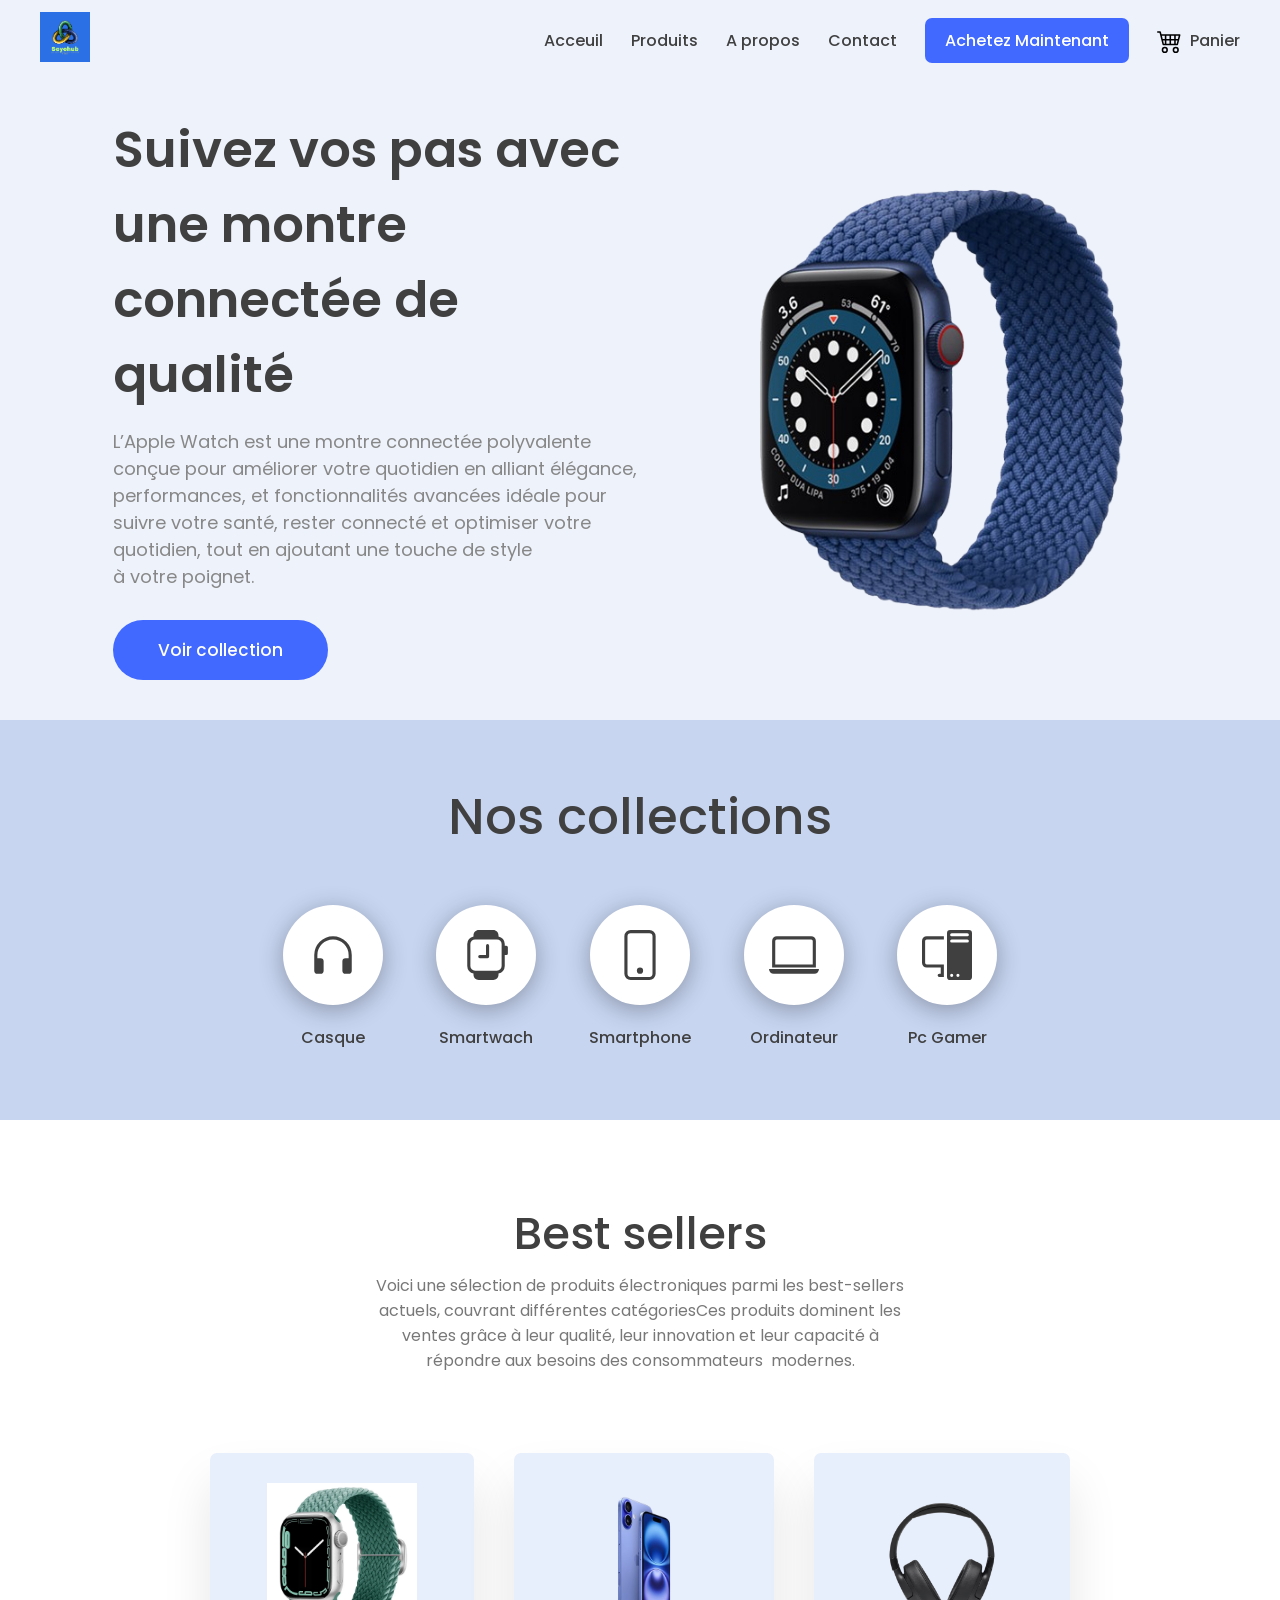
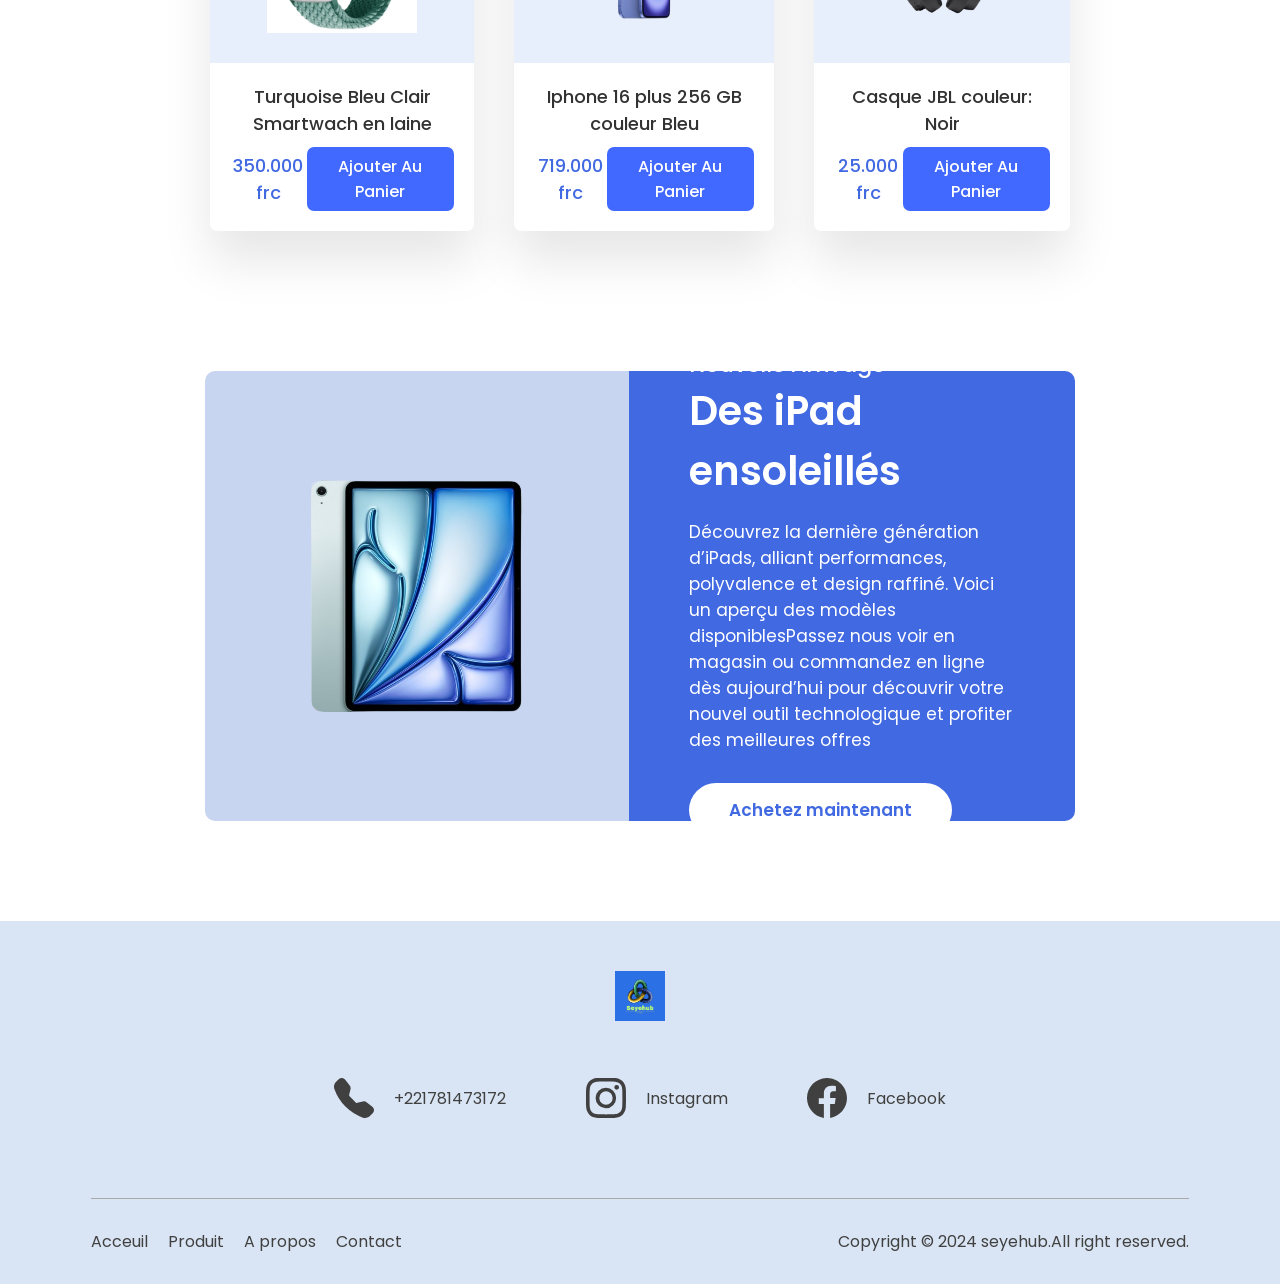
<file: index.html>
<!DOCTYPE html>
<html lang="fr">
<head>
    <meta charset="UTF-8">
    <meta name="viewport" content="width=device-width, initial-scale=1.0">
    <title>SeyeHub-boutique</title>
    <link rel="stylesheet" href="css/style.css">
    <link rel="stylesheet" href="css/index.css">
</head>
<body>
   <nav>
     <div id="navbar">
        <div id="navbar-logo">
            <img src="img/mon logo.png" alt="" width="50px" height="50px">
        </div>
        <div id="navbar-links">
        <ul>
            <li>
                <a href="index.html">Acceuil</a>
            </li>
            <li> 
                <a href="produit.html">Produits</a>
            </li>
            <li>
                <a href="a-propos.html">A propos</a>
            </li>
            <li>
                <a href="contact.html">Contact</a>
            </li>
        </ul>
        <a class="blue-button nav-cta" href="produit.html">
             Achetez Maintenant
        </a>
        <li>

            <svg xmlns="http://www.w3.org/2000/svg" width="25" height="25" fill="currentColor" class="bi bi-cart4" viewBox="0 0 16 16">
                <path d="M0 2.5A.5.5 0 0 1 .5 2H2a.5.5 0 0 1 .485.379L2.89 4H14.5a.5.5 0 0 1 .485.621l-1.5 6A.5.5 0 0 1 13 11H4a.5.5 0 0 1-.485-.379L1.61 3H.5a.5.5 0 0 1-.5-.5M3.14 5l.5 2H5V5zM6 5v2h2V5zm3 0v2h2V5zm3 0v2h1.36l.5-2zm1.11 3H12v2h.61zM11 8H9v2h2zM8 8H6v2h2zM5 8H3.89l.5 2H5zm0 5a1 1 0 1 0 0 2 1 1 0 0 0 0-2m-2 1a2 2 0 1 1 4 0 2 2 0 0 1-4 0m9-1a1 1 0 1 0 0 2 1 1 0 0 0 0-2m-2 1a2 2 0 1 1 4 0 2 2 0 0 1-4 0"/>
              </svg>

            <a href="panier.html">Panier</a>
        </li>
    </div>
     </div>
   </nav>

   <div id="home-top-container">
    <div id="home-top-wrapper">
        <div id="home-top-text">
            <h1>
                Suivez vos pas avec une montre connectée de qualité
            </h1>
            <p>
                L’Apple Watch est une montre connectée polyvalente conçue pour 
                améliorer votre quotidien en alliant élégance, performances, 
                et fonctionnalités avancées  idéale pour suivre votre santé, 
                rester connecté et optimiser votre quotidien, tout en ajoutant
                 une touche de style à votre poignet.
            </p>
            <a class="blue-button cta-link" href="#best-sellers">
                Voir collection
            </a>
        </div>
        <div id="home-top-image">
            <img src="img/apple-watch-series-removebg-preview.png" alt="Large Blue Smartwach">
        </div>
    </div>
   </div>

   <div id="collection-container">
    <h1>Nos collections</h1>
    <div id="collection-items-wrapper">
        <a class="collection-item" href="#best-sellers" aria-label="Voir les casques">
            <div class="collection-icon">
                <svg xmlns="http://www.w3.org/2000/svg" width="50" height="50" fill="currentColor" class="bi bi-headphones" viewBox="0 0 16 16">
                    <path d="M8 3a5 5 0 0 0-5 5v1h1a1 1 0 0 1 1 1v3a1 1 0 0 1-1 1H3a1 1 0 0 1-1-1V8a6 6 0 1 1 12 0v5a1 1 0 0 1-1 1h-1a1 1 0 0 1-1-1v-3a1 1 0 0 1 1-1h1V8a5 5 0 0 0-5-5"/>
                </svg>
            </div>
            <span class="collection-name">
                Casque
            </span>
        </a>
        <a class="collection-item" href="produit.html#montres" aria-label="Voir les montres connectées">
            <div class="collection-icon">
                <svg xmlns="http://www.w3.org/2000/svg" width="50" height="50" fill="currentColor" class="bi bi-smartwatch" viewBox="0 0 16 16">
                    <path d="M9 5a.5.5 0 0 0-1 0v3H6a.5.5 0 0 0 0 1h2.5a.5.5 0 0 0 .5-.5z"/>
                    <path d="M4 1.667v.383A2.5 2.5 0 0 0 2 4.5v7a2.5 2.5 0 0 0 2 2.45v.383C4 15.253 4.746 16 5.667 16h4.666c.92 0 1.667-.746 1.667-1.667v-.383a2.5 2.5 0 0 0 2-2.45V8h.5a.5.5 0 0 0 .5-.5v-2a.5.5 0 0 0-.5-.5H14v-.5a2.5 2.5 0 0 0-2-2.45v-.383C12 .747 11.254 0 10.333 0H5.667C4.747 0 4 .746 4 1.667M4.5 3h7A1.5 1.5 0 0 1 13 4.5v7a1.5 1.5 0 0 1-1.5 1.5h-7A1.5 1.5 0 0 1 3 11.5v-7A1.5 1.5 0 0 1 4.5 3"/>
                  </svg>
            </div>
            <span class="collection-name">
                Smartwach
            </span>
        </a>
        <a class="collection-item" href="produit.html#smartphones" aria-label="Voir les smartphones">
            <div class="collection-icon">
                <svg xmlns="http://www.w3.org/2000/svg" width="50" height="50" fill="currentColor" class="bi bi-phone" viewBox="0 0 16 16">
                    <path d="M11 1a1 1 0 0 1 1 1v12a1 1 0 0 1-1 1H5a1 1 0 0 1-1-1V2a1 1 0 0 1 1-1zM5 0a2 2 0 0 0-2 2v12a2 2 0 0 0 2 2h6a2 2 0 0 0 2-2V2a2 2 0 0 0-2-2z"/>
                    <path d="M8 14a1 1 0 1 0 0-2 1 1 0 0 0 0 2"/>
                  </svg>
            </div>
            <span class="collection-name">
                Smartphone
            </span>
        </a>
        <a class="collection-item" href="produit.html#ordinateurs" aria-label="Voir les ordinateurs">
            <div class="collection-icon">
                <svg xmlns="http://www.w3.org/2000/svg" width="50" height="50" fill="currentColor" class="bi bi-laptop" viewBox="0 0 16 16">
                    <path d="M13.5 3a.5.5 0 0 1 .5.5V11H2V3.5a.5.5 0 0 1 .5-.5zm-11-1A1.5 1.5 0 0 0 1 3.5V12h14V3.5A1.5 1.5 0 0 0 13.5 2zM0 12.5h16a1.5 1.5 0 0 1-1.5 1.5h-13A1.5 1.5 0 0 1 0 12.5"/>
                  </svg>
            </div>
            <span class="collection-name">
                Ordinateur
            </span>
        </a>
        <a class="collection-item" href="produit.html#ordinateurs" aria-label="Voir les PC Gamer">
            <div class="collection-icon">
                <svg xmlns="http://www.w3.org/2000/svg" width="50" height="50" fill="currentColor" class="bi bi-pc-display" viewBox="0 0 16 16">
                    <path d="M8 1a1 1 0 0 1 1-1h6a1 1 0 0 1 1 1v14a1 1 0 0 1-1 1H9a1 1 0 0 1-1-1zm1 13.5a.5.5 0 1 0 1 0 .5.5 0 0 0-1 0m2 0a.5.5 0 1 0 1 0 .5.5 0 0 0-1 0M9.5 1a.5.5 0 0 0 0 1h5a.5.5 0 0 0 0-1zM9 3.5a.5.5 0 0 0 .5.5h5a.5.5 0 0 0 0-1h-5a.5.5 0 0 0-.5.5M1.5 2A1.5 1.5 0 0 0 0 3.5v7A1.5 1.5 0 0 0 1.5 12H6v2h-.5a.5.5 0 0 0 0 1H7v-4H1.5a.5.5 0 0 1-.5-.5v-7a.5.5 0 0 1 .5-.5H7V2z"/>
                  </svg>
            </div>
            <span class="collection-name">
                Pc Gamer
            </span>
        </a>
    </div>
   </div>

   <div class="product-section-container" id="best-sellers">
    <h1>Best sellers</h1>
    <span class="product-section-description">
        Voici une sélection de produits électroniques parmi les best-sellers actuels,
         couvrant différentes catégoriesCes produits dominent les ventes grâce à leur 
         qualité, leur innovation et leur capacité à répondre aux besoins des consommateurs
          modernes.
    </span>
    <ul class="product-section-items-wrapper">
        <li class="product-item">
            <div class="product-image">
                <img src="img/Apple-Watc bleu turq.webp" alt="">
            </div>
            <div class="product-text">
                <span class="product-title">
                    Turquoise Bleu Clair<br>
                    Smartwach en laine    
                </span>
                <div class="product-purchase">
                    <span class="product-price">
                        350.000 frc
                    </span>
                    <button class="blue-button add-to-cart">
                       Ajouter Au Panier
                    </button>
                </div>
            </div>
        </li>
        <li class="product-item">
            <div class="product-image">
                <img src="img/iphone_16_plus-removebg-preview.png" alt="">
            </div>
            <div class="product-text">
                <span class="product-title">
                    Iphone 16 plus 256 GB<br>
                    couleur Bleu
                </span>
                <div class="product-purchase">
                    <span class="product-price">
                        719.000 frc
                    </span>
                    <button class="blue-button add-to-cart">
                       Ajouter Au Panier
                    </button>
                </div>
            </div>
        </li>
        <li class="product-item">
            <div class="product-image">
                <img src="img/casque_JBL-removebg-preview.png" alt="">
            </div>
            <div class="product-text">
                <span class="product-title">
                    Casque JBL couleur:<br>
                     Noir   
                </span>
                <div class="product-purchase">
                    <span class="product-price">
                        25.000 frc
                    </span>
                    <button class="blue-button add-to-cart">
                       Ajouter Au Panier
                    </button>
                </div>
            </div>
        </li>
    </ul>
   </div>

    <div class="promo-container">
        <div class="promo-box">
            <div class="promo-image">
                <img src="img/Ipad-removebg-preview.png" alt="bleu clair">
            </div>
            <div class="promo-content">
                <h1>Nouvelle Arrivage</h1>
                <h2>Des iPad ensoleillés</h2>
                <p>
                    Découvrez la dernière génération d’iPads, alliant performances, polyvalence
                    et design raffiné. Voici un aperçu des modèles disponiblesPassez nous voir
                     en magasin ou commandez en ligne dès aujourd’hui pour découvrir votre nouvel
                    outil technologique et profiter des meilleures offres

                </p>
                <div>
                <a class="white-button cta-link" href="produit.html">
                    Achetez maintenant
                </a>
            </div>
            </div>
        </div>
    </div>
    <script src="js/script.js"></script>
    <script src="js/produit.js"></script>
</body>
<footer>
    <div id="footer-top">
        <img src="img/mon logo.png" alt="seyehub logo" width="50px" height="50px">
        <div id="footer-socials-wrapper">
            <div class="footer-socials">
                <svg xmlns="http://www.w3.org/2000/svg" width="40" height="40" fill="currentColor" class="bi bi-telephone-fill" viewBox="0 0 16 16">
                    <path fill-rule="evenodd" d="M1.885.511a1.745 1.745 0 0 1 2.61.163L6.29 2.98c.329.423.445.974.315 1.494l-.547 2.19a.68.68 0 0 0 .178.643l2.457 2.457a.68.68 0 0 0 .644.178l2.189-.547a1.75 1.75 0 0 1 1.494.315l2.306 1.794c.829.645.905 1.87.163 2.611l-1.034 1.034c-.74.74-1.846 1.065-2.877.702a18.6 18.6 0 0 1-7.01-4.42 18.6 18.6 0 0 1-4.42-7.009c-.362-1.03-.037-2.137.703-2.877z"/>
                  </svg>
                <span>+221781473172</span>
            </div>
            <div class="footer-socials">
                <svg xmlns="http://www.w3.org/2000/svg" width="40" height="40" fill="currentColor" class="bi bi-instagram" viewBox="0 0 16 16">
                    <path d="M8 0C5.829 0 5.556.01 4.703.048 3.85.088 3.269.222 2.76.42a3.9 3.9 0 0 0-1.417.923A3.9 3.9 0 0 0 .42 2.76C.222 3.268.087 3.85.048 4.7.01 5.555 0 5.827 0 8.001c0 2.172.01 2.444.048 3.297.04.852.174 1.433.372 1.942.205.526.478.972.923 1.417.444.445.89.719 1.416.923.51.198 1.09.333 1.942.372C5.555 15.99 5.827 16 8 16s2.444-.01 3.298-.048c.851-.04 1.434-.174 1.943-.372a3.9 3.9 0 0 0 1.416-.923c.445-.445.718-.891.923-1.417.197-.509.332-1.09.372-1.942C15.99 10.445 16 10.173 16 8s-.01-2.445-.048-3.299c-.04-.851-.175-1.433-.372-1.941a3.9 3.9 0 0 0-.923-1.417A3.9 3.9 0 0 0 13.24.42c-.51-.198-1.092-.333-1.943-.372C10.443.01 10.172 0 7.998 0zm-.717 1.442h.718c2.136 0 2.389.007 3.232.046.78.035 1.204.166 1.486.275.373.145.64.319.92.599s.453.546.598.92c.11.281.24.705.275 1.485.039.843.047 1.096.047 3.231s-.008 2.389-.047 3.232c-.035.78-.166 1.203-.275 1.485a2.5 2.5 0 0 1-.599.919c-.28.28-.546.453-.92.598-.28.11-.704.24-1.485.276-.843.038-1.096.047-3.232.047s-2.39-.009-3.233-.047c-.78-.036-1.203-.166-1.485-.276a2.5 2.5 0 0 1-.92-.598 2.5 2.5 0 0 1-.6-.92c-.109-.281-.24-.705-.275-1.485-.038-.843-.046-1.096-.046-3.233s.008-2.388.046-3.231c.036-.78.166-1.204.276-1.486.145-.373.319-.64.599-.92s.546-.453.92-.598c.282-.11.705-.24 1.485-.276.738-.034 1.024-.044 2.515-.045zm4.988 1.328a.96.96 0 1 0 0 1.92.96.96 0 0 0 0-1.92m-4.27 1.122a4.109 4.109 0 1 0 0 8.217 4.109 4.109 0 0 0 0-8.217m0 1.441a2.667 2.667 0 1 1 0 5.334 2.667 2.667 0 0 1 0-5.334"/>
                  </svg>
                <span>Instagram</span>
            </div>
            <div class="footer-socials">
                <svg xmlns="http://www.w3.org/2000/svg" width="40" height="40" fill="currentColor" class="bi bi-facebook" viewBox="0 0 16 16">
                    <path d="M16 8.049c0-4.446-3.582-8.05-8-8.05C3.58 0-.002 3.603-.002 8.05c0 4.017 2.926 7.347 6.75 7.951v-5.625h-2.03V8.05H6.75V6.275c0-2.017 1.195-3.131 3.022-3.131.876 0 1.791.157 1.791.157v1.98h-1.009c-.993 0-1.303.621-1.303 1.258v1.51h2.218l-.354 2.326H9.25V16c3.824-.604 6.75-3.934 6.75-7.951"/>
                  </svg>
                <span>Facebook</span>
            </div>
        </div>
    </div>
    <div id="footer-bottom">
        <ul>
            <li>
                <a href="index.html">Acceuil</a>
            </li>
            <li>
                <a href="produit.html">Produit</a>
            </li>
            <li>
                <a href="a-propos.html">A propos</a>
            </li>
            <li>
                <a href="contact.html">Contact</a>
            </li>
        </ul>
        <p>
            Copyright © 2024 seyehub.All right reserved.
        </p>
    </div>
</footer>
</html>
</file>
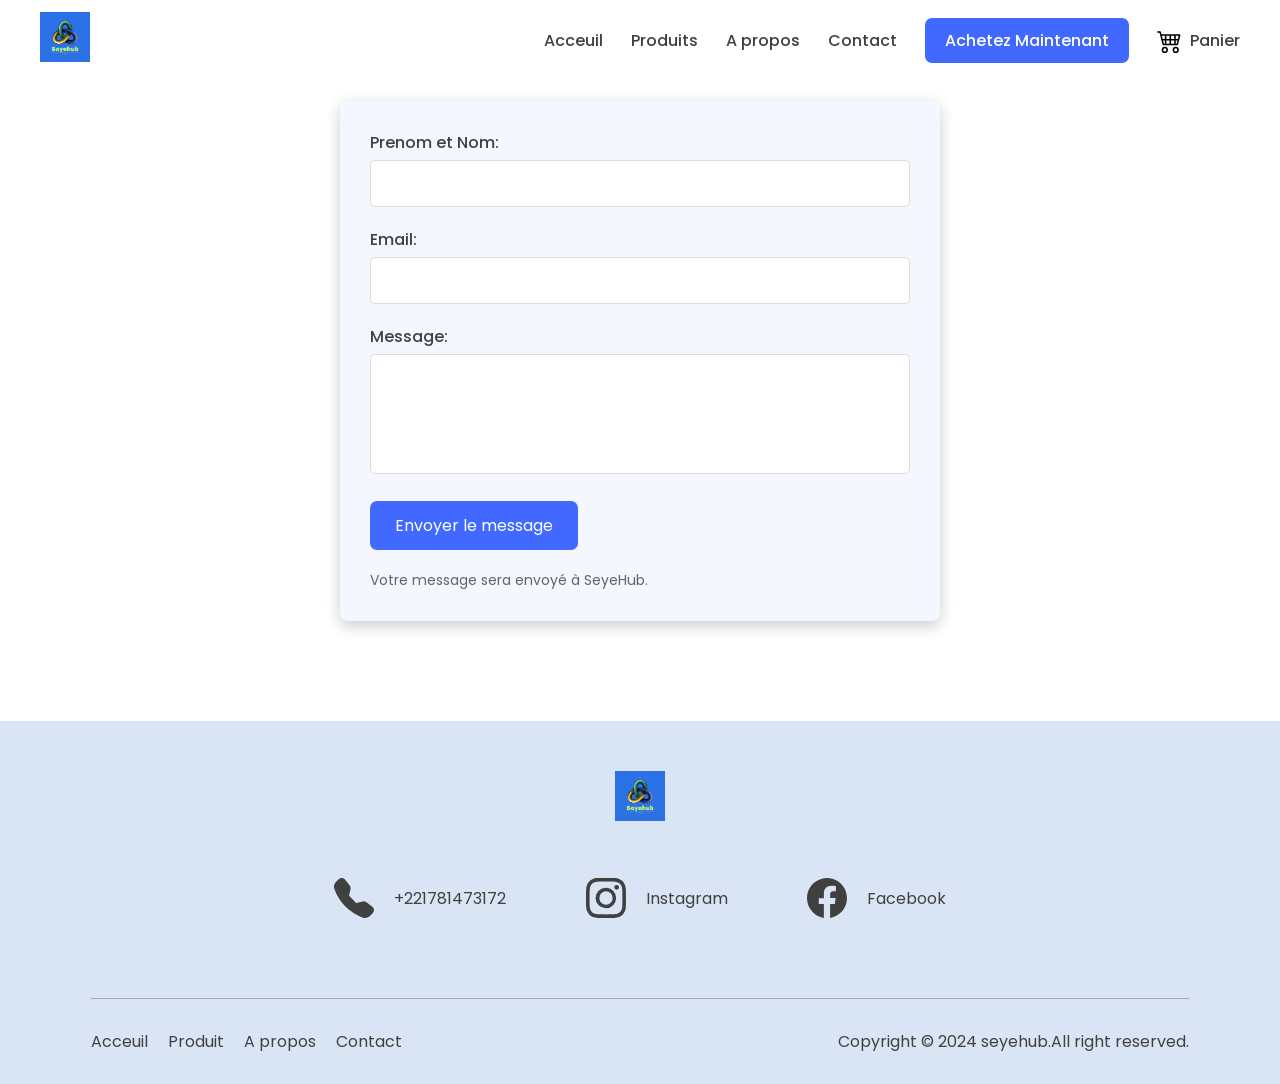
<file: contact.html>
<!DOCTYPE html>
<html lang="fr">
<head>
    <meta charset="UTF-8">
    <meta name="viewport" content="width=device-width, initial-scale=1.0">
    <title>SeyeHub-boutique</title>
    <link rel="stylesheet" href="css/style.css">
    <link rel="stylesheet" href="css/index.css">
</head>
<body>
   <nav>
     <div id="navbar">
        <div id="navbar-logo">
            <img src="img/mon logo.png" alt="" width="50px" height="50px">
        </div>
        <div id="navbar-links">
        <ul>
            <li>
                <a href="index.html">Acceuil</a>
            </li>
            <li> 
                <a href="produit.html">Produits</a>
            </li>
            <li>
                <a href="a-propos.html">A propos</a>
            </li>
            <li>
                <a href="contact.html">Contact</a>
            </li>
        </ul>
        <a class="blue-button nav-cta" href="produit.html">
            Achetez Maintenant
        </a>
        <li>
            <svg xmlns="http://www.w3.org/2000/svg" width="25" height="25" fill="currentColor" class="bi bi-cart4" viewBox="0 0 16 16">
                <path d="M0 2.5A.5.5 0 0 1 .5 2H2a.5.5 0 0 1 .485.379L2.89 4H14.5a.5.5 0 0 1 .485.621l-1.5 6A.5.5 0 0 1 13 11H4a.5.5 0 0 1-.485-.379L1.61 3H.5a.5.5 0 0 1-.5-.5M3.14 5l.5 2H5V5zM6 5v2h2V5zm3 0v2h2V5zm3 0v2h1.36l.5-2zm1.11 3H12v2h.61zM11 8H9v2h2zM8 8H6v2h2zM5 8H3.89l.5 2H5zm0 5a1 1 0 1 0 0 2 1 1 0 0 0 0-2m-2 1a2 2 0 1 1 4 0 2 2 0 0 1-4 0m9-1a1 1 0 1 0 0 2 1 1 0 0 0 0-2m-2 1a2 2 0 1 1 4 0 2 2 0 0 1-4 0"/>
              </svg>
            <a href="panier.html">Panier</a>
        </li>
    </div>
     </div>
   </nav>

   
   <div class="form-container">
       <form class="contact-form" name="contact" method="POST" data-netlify="true" netlify-honeypot="bot-field" action="/merci.html">
           <input type="hidden" name="form-name" value="contact">
           <p hidden>
               <label>Ne pas remplir : <input name="bot-field"></label>
           </p>
           <div class="form-group">
               <label for="name">Prenom et Nom:</label>
               <input type="text" id="name" name="name" required>
           </div>
           <div class="form-group">
               <label for="email">Email:</label>
               <input type="email" id="email" name="email" required>
           </div>
           <div class="form-group">
               <label for="message">Message:</label>
               <textarea id="message" name="message" required></textarea>
           </div>
           <div class="form-group">
               <button type="submit">Envoyer le message</button>
           </div>
           <p class="form-note">Votre message sera envoyé à SeyeHub.</p>
       </form>
   </div>
   


    <script src="js/script.js"></script>
</body>
<footer>
    <div id="footer-top">
        <img src="img/mon logo.png" alt="seyehub logo" width="50px" height="50px">
        <div id="footer-socials-wrapper">
            <div class="footer-socials">
                <svg xmlns="http://www.w3.org/2000/svg" width="40" height="40" fill="currentColor" class="bi bi-telephone-fill" viewBox="0 0 16 16">
                    <path fill-rule="evenodd" d="M1.885.511a1.745 1.745 0 0 1 2.61.163L6.29 2.98c.329.423.445.974.315 1.494l-.547 2.19a.68.68 0 0 0 .178.643l2.457 2.457a.68.68 0 0 0 .644.178l2.189-.547a1.75 1.75 0 0 1 1.494.315l2.306 1.794c.829.645.905 1.87.163 2.611l-1.034 1.034c-.74.74-1.846 1.065-2.877.702a18.6 18.6 0 0 1-7.01-4.42 18.6 18.6 0 0 1-4.42-7.009c-.362-1.03-.037-2.137.703-2.877z"/>
                  </svg>
                <span>+221781473172</span>
            </div>
            <div class="footer-socials">
                <svg xmlns="http://www.w3.org/2000/svg" width="40" height="40" fill="currentColor" class="bi bi-instagram" viewBox="0 0 16 16">
                    <path d="M8 0C5.829 0 5.556.01 4.703.048 3.85.088 3.269.222 2.76.42a3.9 3.9 0 0 0-1.417.923A3.9 3.9 0 0 0 .42 2.76C.222 3.268.087 3.85.048 4.7.01 5.555 0 5.827 0 8.001c0 2.172.01 2.444.048 3.297.04.852.174 1.433.372 1.942.205.526.478.972.923 1.417.444.445.89.719 1.416.923.51.198 1.09.333 1.942.372C5.555 15.99 5.827 16 8 16s2.444-.01 3.298-.048c.851-.04 1.434-.174 1.943-.372a3.9 3.9 0 0 0 1.416-.923c.445-.445.718-.891.923-1.417.197-.509.332-1.09.372-1.942C15.99 10.445 16 10.173 16 8s-.01-2.445-.048-3.299c-.04-.851-.175-1.433-.372-1.941a3.9 3.9 0 0 0-.923-1.417A3.9 3.9 0 0 0 13.24.42c-.51-.198-1.092-.333-1.943-.372C10.443.01 10.172 0 7.998 0zm-.717 1.442h.718c2.136 0 2.389.007 3.232.046.78.035 1.204.166 1.486.275.373.145.64.319.92.599s.453.546.598.92c.11.281.24.705.275 1.485.039.843.047 1.096.047 3.231s-.008 2.389-.047 3.232c-.035.78-.166 1.203-.275 1.485a2.5 2.5 0 0 1-.599.919c-.28.28-.546.453-.92.598-.28.11-.704.24-1.485.276-.843.038-1.096.047-3.232.047s-2.39-.009-3.233-.047c-.78-.036-1.203-.166-1.485-.276a2.5 2.5 0 0 1-.92-.598 2.5 2.5 0 0 1-.6-.92c-.109-.281-.24-.705-.275-1.485-.038-.843-.046-1.096-.046-3.233s.008-2.388.046-3.231c.036-.78.166-1.204.276-1.486.145-.373.319-.64.599-.92s.546-.453.92-.598c.282-.11.705-.24 1.485-.276.738-.034 1.024-.044 2.515-.045zm4.988 1.328a.96.96 0 1 0 0 1.92.96.96 0 0 0 0-1.92m-4.27 1.122a4.109 4.109 0 1 0 0 8.217 4.109 4.109 0 0 0 0-8.217m0 1.441a2.667 2.667 0 1 1 0 5.334 2.667 2.667 0 0 1 0-5.334"/>
                  </svg>
                <span>Instagram</span>
            </div>
            <div class="footer-socials">
                <svg xmlns="http://www.w3.org/2000/svg" width="40" height="40" fill="currentColor" class="bi bi-facebook" viewBox="0 0 16 16">
                    <path d="M16 8.049c0-4.446-3.582-8.05-8-8.05C3.58 0-.002 3.603-.002 8.05c0 4.017 2.926 7.347 6.75 7.951v-5.625h-2.03V8.05H6.75V6.275c0-2.017 1.195-3.131 3.022-3.131.876 0 1.791.157 1.791.157v1.98h-1.009c-.993 0-1.303.621-1.303 1.258v1.51h2.218l-.354 2.326H9.25V16c3.824-.604 6.75-3.934 6.75-7.951"/>
                  </svg>
                <span>Facebook</span>
            </div>
        </div>
    </div>
    <div id="footer-bottom">
        <ul>
            <li>
                <a href="index.html">Acceuil</a>
            </li>
            <li>
                <a href="produit.html">Produit</a>
            </li>
            <li>
                <a href="a-propos.html">A propos</a>
            </li>
            <li>
                <a href="contact.html">Contact</a>
            </li>
        </ul>
        <p>
            Copyright © 2024 seyehub.All right reserved.
        </p>
    </div>
</footer>
</html>
</file>
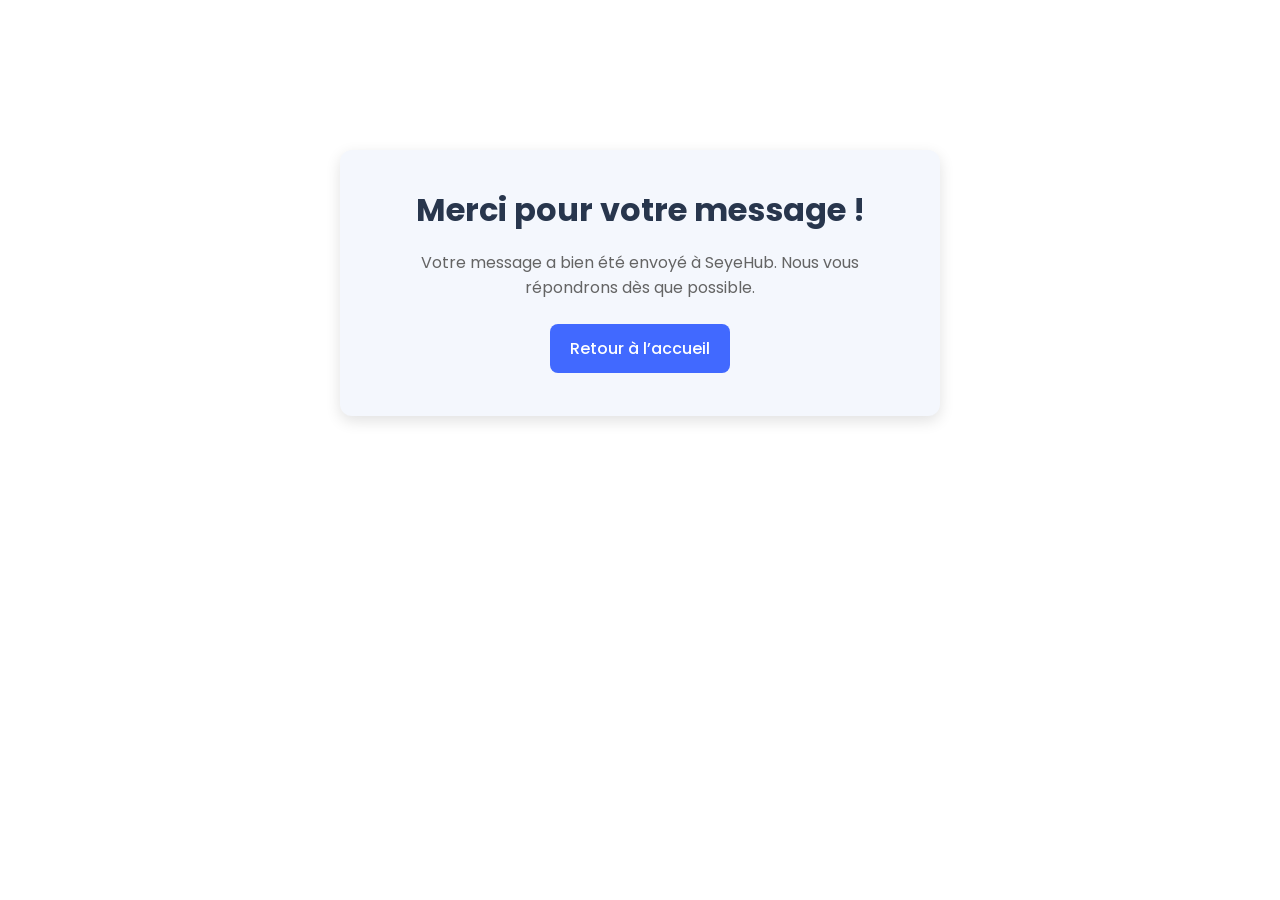
<file: merci.html>
<!DOCTYPE html>
<html lang="fr">
<head>
    <meta charset="UTF-8">
    <meta name="viewport" content="width=device-width, initial-scale=1.0">
    <title>Message envoyé - SeyeHub</title>
    <link rel="stylesheet" href="css/style.css">
    <link rel="stylesheet" href="css/index.css">
</head>
<body>
    <main class="form-success">
        <h1>Merci pour votre message !</h1>
        <p>Votre message a bien été envoyé à SeyeHub. Nous vous répondrons dès que possible.</p>
        <a class="blue-button cta-link" href="index.html">Retour à l’accueil</a>
    </main>
</body>
</html>
</file>
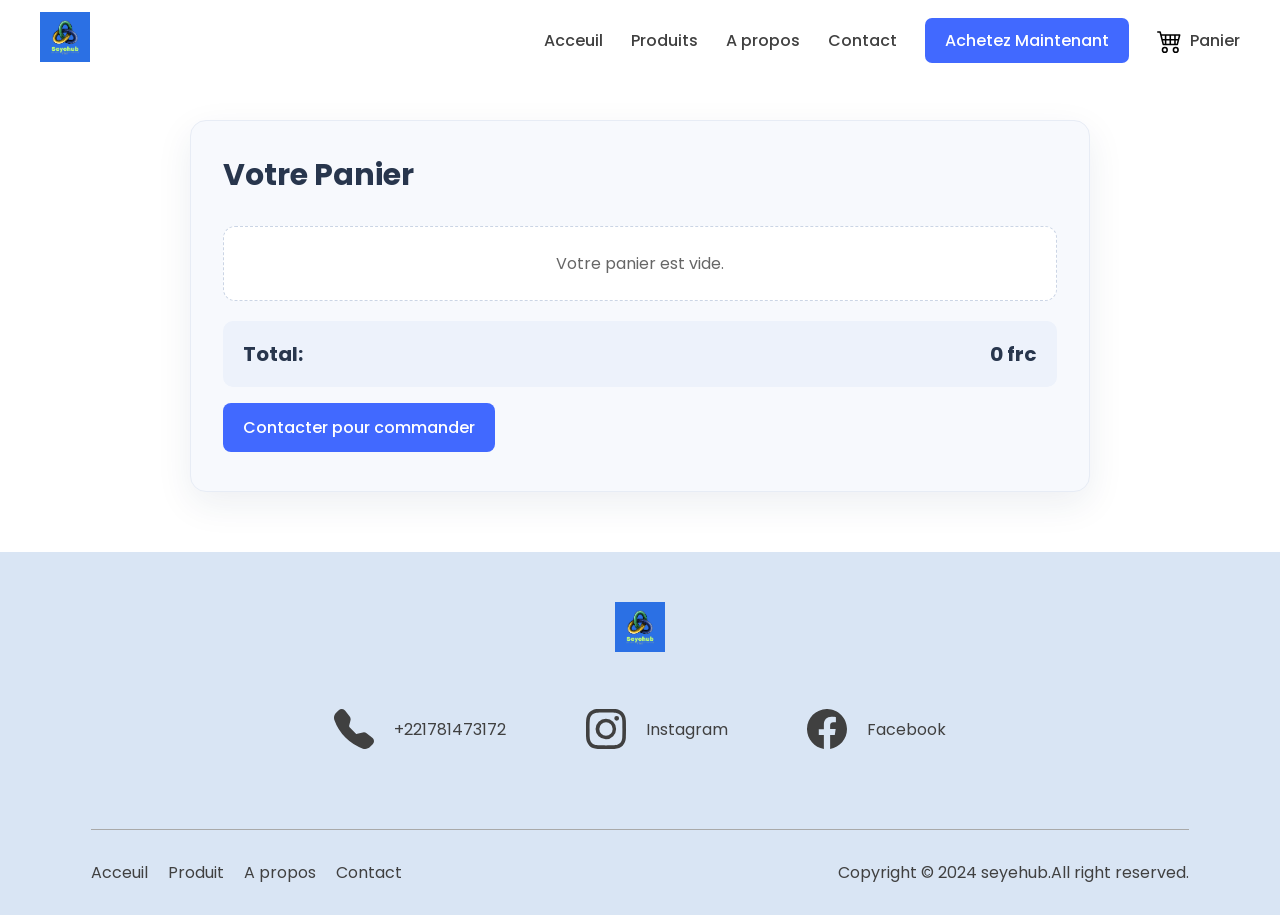
<file: panier.html>
<!DOCTYPE html>
<html lang="fr">
<head>
    <meta charset="UTF-8">
    <meta name="viewport" content="width=device-width, initial-scale=1.0">
    <title>mon Panier</title>
    <link rel="stylesheet" href="css/style.css">
    <link rel="stylesheet" href="css/index.css">
</head>
<body>
    

    <nav>
        <div id="navbar">
           <div id="navbar-logo">
               <img src="img/mon logo.png" alt="" width="50px" height="50px">
           </div>
           <div id="navbar-links">
           <ul>
               <li>
                   <a href="index.html">Acceuil</a>
               </li>
               <li> 
                   <a href="produit.html">Produits</a>
               </li>
               <li>
                   <a href="a-propos.html">A propos</a>
               </li>
               <li>
                   <a href="contact.html">Contact</a>
               </li>
           </ul>
           <a class="blue-button nav-cta" href="produit.html">
               Achetez Maintenant
           </a>
           <li>
            <svg xmlns="http://www.w3.org/2000/svg" width="25" height="25" fill="currentColor" class="bi bi-cart4" viewBox="0 0 16 16">
                <path d="M0 2.5A.5.5 0 0 1 .5 2H2a.5.5 0 0 1 .485.379L2.89 4H14.5a.5.5 0 0 1 .485.621l-1.5 6A.5.5 0 0 1 13 11H4a.5.5 0 0 1-.485-.379L1.61 3H.5a.5.5 0 0 1-.5-.5M3.14 5l.5 2H5V5zM6 5v2h2V5zm3 0v2h2V5zm3 0v2h1.36l.5-2zm1.11 3H12v2h.61zM11 8H9v2h2zM8 8H6v2h2zM5 8H3.89l.5 2H5zm0 5a1 1 0 1 0 0 2 1 1 0 0 0 0-2m-2 1a2 2 0 1 1 4 0 2 2 0 0 1-4 0m9-1a1 1 0 1 0 0 2 1 1 0 0 0 0-2m-2 1a2 2 0 1 1 4 0 2 2 0 0 1-4 0"/>
              </svg>
            <a href="panier.html">Panier</a>
        </li>
       </div>
        </div>
      </nav>
    
        <!-- Contenu du panier -->
        <div id="cart-container">
            <h1>Votre Panier</h1>
            <ul id="cart-items">
                <!-- Les articles ajoutés apparaîtront ici -->
            </ul>
            <h2>Total: <span id="cart-total">0 frc</span></h2>
            <a class="blue-button cta-link" href="contact.html">Contacter pour commander</a>
        </div>

    <!-- Script pour gérer le panier -->
    <script src="js/script.js"></script>
    <script src="js/produit.js"></script>
</body>
<footer>
    <div id="footer-top">
        <img src="img/mon logo.png" alt="seyehub logo" width="50px" height="50px">
        <div id="footer-socials-wrapper">
            <div class="footer-socials">
                <svg xmlns="http://www.w3.org/2000/svg" width="40" height="40" fill="currentColor" class="bi bi-telephone-fill" viewBox="0 0 16 16">
                    <path fill-rule="evenodd" d="M1.885.511a1.745 1.745 0 0 1 2.61.163L6.29 2.98c.329.423.445.974.315 1.494l-.547 2.19a.68.68 0 0 0 .178.643l2.457 2.457a.68.68 0 0 0 .644.178l2.189-.547a1.75 1.75 0 0 1 1.494.315l2.306 1.794c.829.645.905 1.87.163 2.611l-1.034 1.034c-.74.74-1.846 1.065-2.877.702a18.6 18.6 0 0 1-7.01-4.42 18.6 18.6 0 0 1-4.42-7.009c-.362-1.03-.037-2.137.703-2.877z"/>
                  </svg>
                <span>+221781473172</span>
            </div>
            <div class="footer-socials">
                <svg xmlns="http://www.w3.org/2000/svg" width="40" height="40" fill="currentColor" class="bi bi-instagram" viewBox="0 0 16 16">
                    <path d="M8 0C5.829 0 5.556.01 4.703.048 3.85.088 3.269.222 2.76.42a3.9 3.9 0 0 0-1.417.923A3.9 3.9 0 0 0 .42 2.76C.222 3.268.087 3.85.048 4.7.01 5.555 0 5.827 0 8.001c0 2.172.01 2.444.048 3.297.04.852.174 1.433.372 1.942.205.526.478.972.923 1.417.444.445.89.719 1.416.923.51.198 1.09.333 1.942.372C5.555 15.99 5.827 16 8 16s2.444-.01 3.298-.048c.851-.04 1.434-.174 1.943-.372a3.9 3.9 0 0 0 1.416-.923c.445-.445.718-.891.923-1.417.197-.509.332-1.09.372-1.942C15.99 10.445 16 10.173 16 8s-.01-2.445-.048-3.299c-.04-.851-.175-1.433-.372-1.941a3.9 3.9 0 0 0-.923-1.417A3.9 3.9 0 0 0 13.24.42c-.51-.198-1.092-.333-1.943-.372C10.443.01 10.172 0 7.998 0zm-.717 1.442h.718c2.136 0 2.389.007 3.232.046.78.035 1.204.166 1.486.275.373.145.64.319.92.599s.453.546.598.92c.11.281.24.705.275 1.485.039.843.047 1.096.047 3.231s-.008 2.389-.047 3.232c-.035.78-.166 1.203-.275 1.485a2.5 2.5 0 0 1-.599.919c-.28.28-.546.453-.92.598-.28.11-.704.24-1.485.276-.843.038-1.096.047-3.232.047s-2.39-.009-3.233-.047c-.78-.036-1.203-.166-1.485-.276a2.5 2.5 0 0 1-.92-.598 2.5 2.5 0 0 1-.6-.92c-.109-.281-.24-.705-.275-1.485-.038-.843-.046-1.096-.046-3.233s.008-2.388.046-3.231c.036-.78.166-1.204.276-1.486.145-.373.319-.64.599-.92s.546-.453.92-.598c.282-.11.705-.24 1.485-.276.738-.034 1.024-.044 2.515-.045zm4.988 1.328a.96.96 0 1 0 0 1.92.96.96 0 0 0 0-1.92m-4.27 1.122a4.109 4.109 0 1 0 0 8.217 4.109 4.109 0 0 0 0-8.217m0 1.441a2.667 2.667 0 1 1 0 5.334 2.667 2.667 0 0 1 0-5.334"/>
                  </svg>
                <span>Instagram</span>
            </div>
            <div class="footer-socials">
                <svg xmlns="http://www.w3.org/2000/svg" width="40" height="40" fill="currentColor" class="bi bi-facebook" viewBox="0 0 16 16">
                    <path d="M16 8.049c0-4.446-3.582-8.05-8-8.05C3.58 0-.002 3.603-.002 8.05c0 4.017 2.926 7.347 6.75 7.951v-5.625h-2.03V8.05H6.75V6.275c0-2.017 1.195-3.131 3.022-3.131.876 0 1.791.157 1.791.157v1.98h-1.009c-.993 0-1.303.621-1.303 1.258v1.51h2.218l-.354 2.326H9.25V16c3.824-.604 6.75-3.934 6.75-7.951"/>
                  </svg>
                <span>Facebook</span>
            </div>
        </div>
    </div>
    <div id="footer-bottom">
        <ul>
            <li>
                <a href="index.html">Acceuil</a>
            </li>
            <li>
                <a href="produit.html">Produit</a>
            </li>
            <li>
                <a href="a-propos.html">A propos</a>
            </li>
            <li>
                <a href="contact.html">Contact</a>
            </li>
        </ul>
        <p>
            Copyright © 2024 seyehub.All right reserved.
        </p>
    </div>
</footer>
</html>
</file>
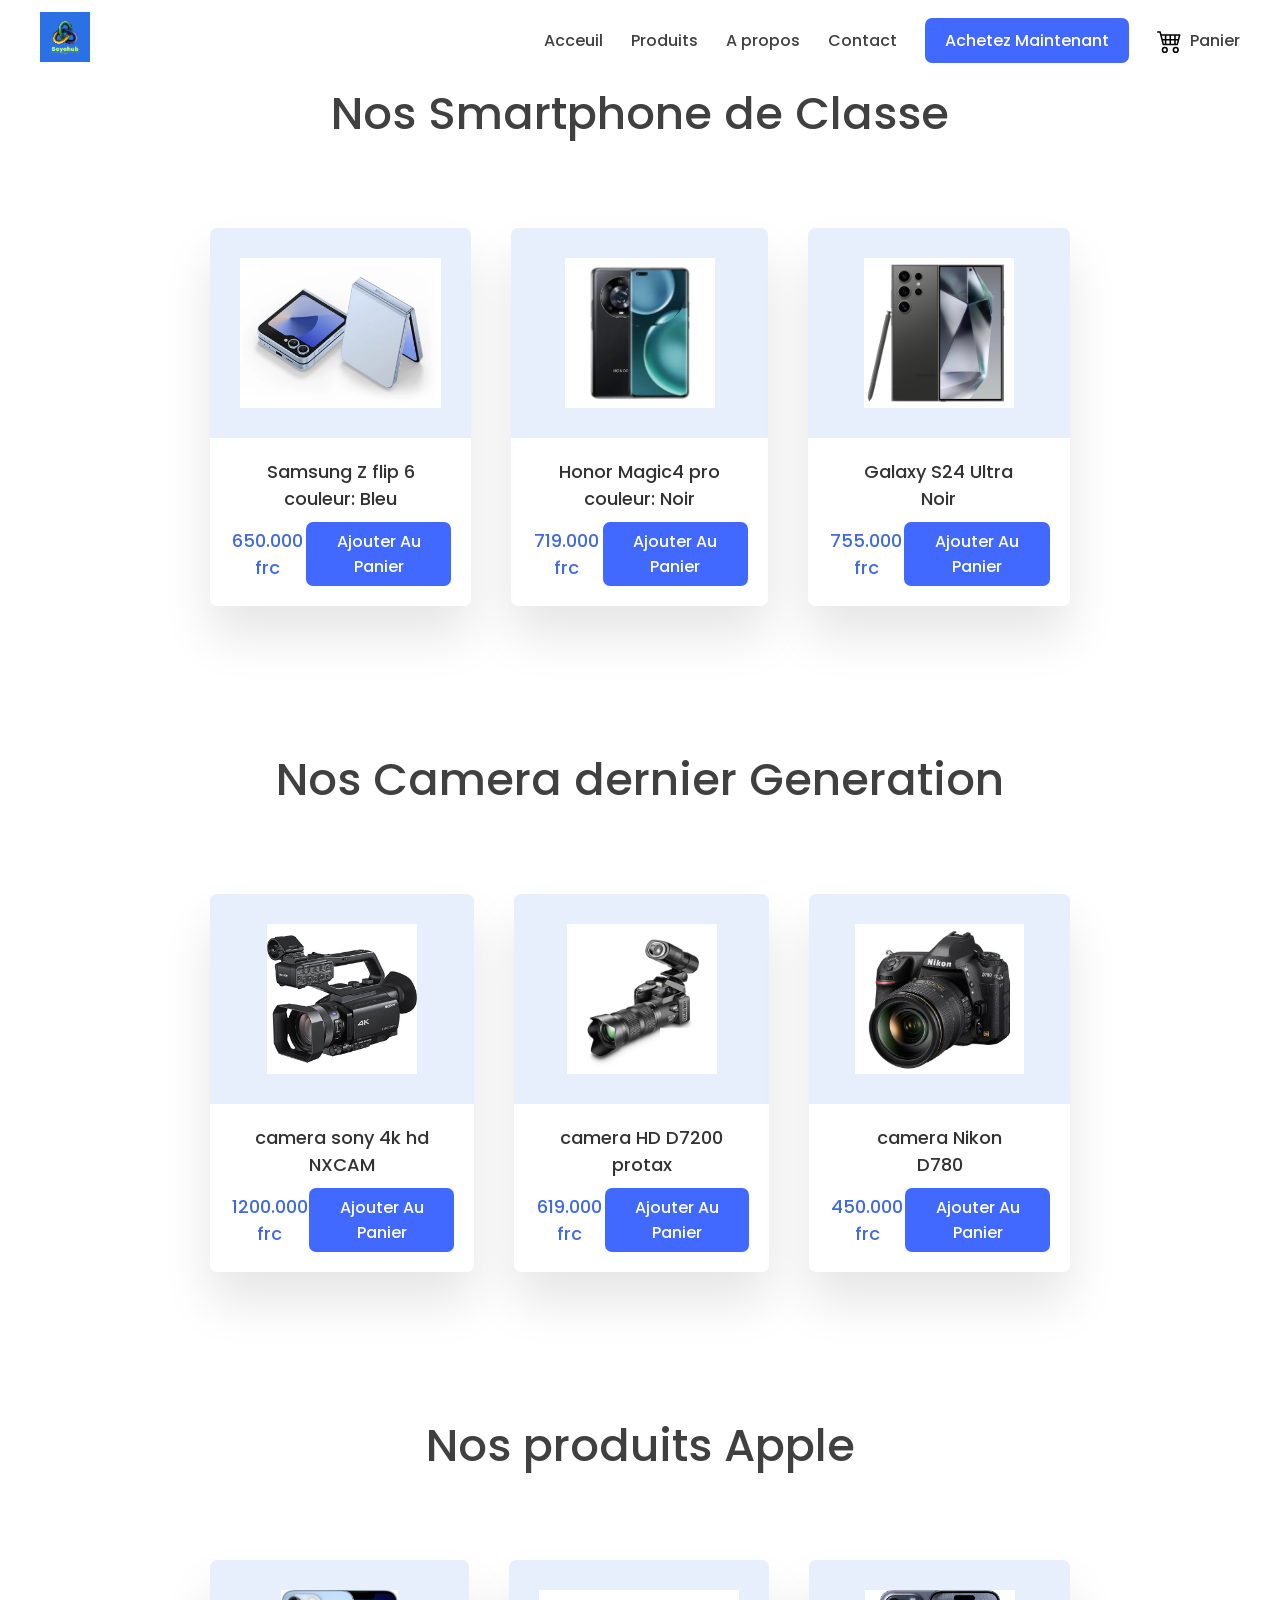
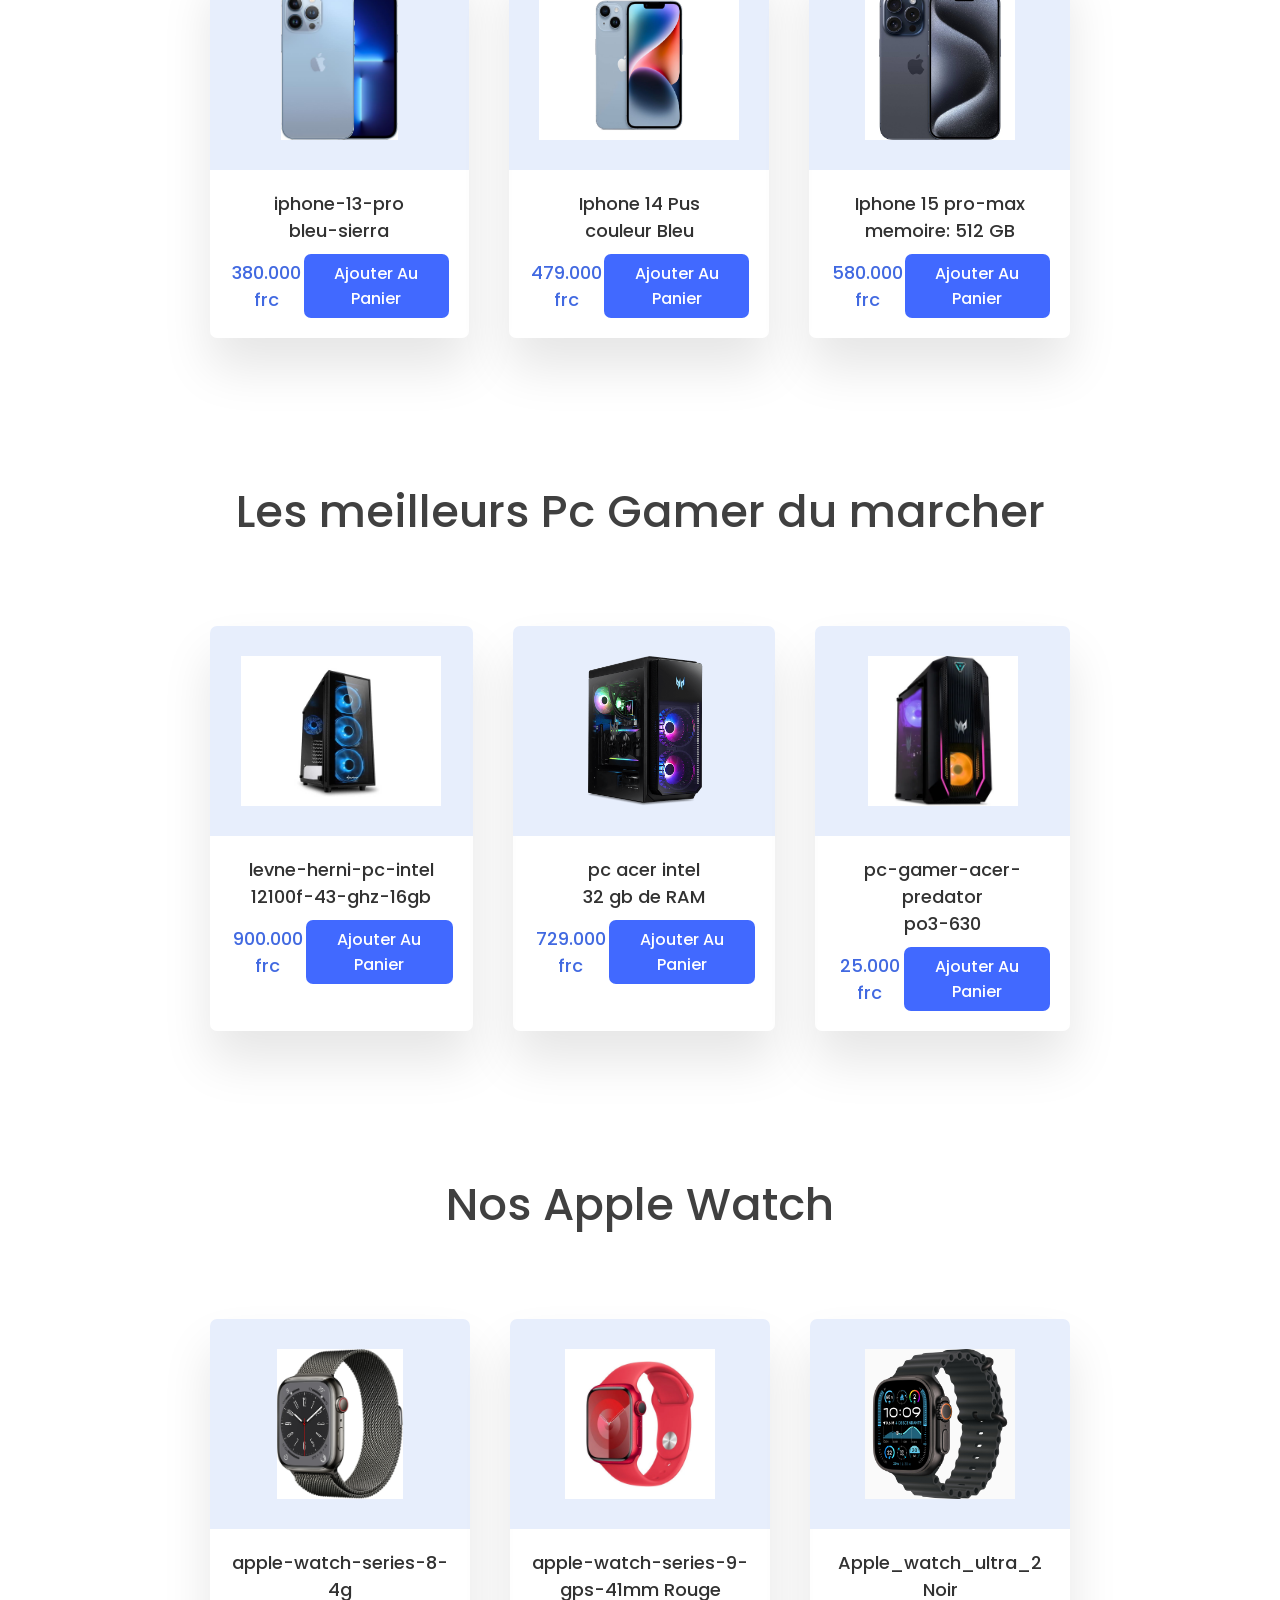
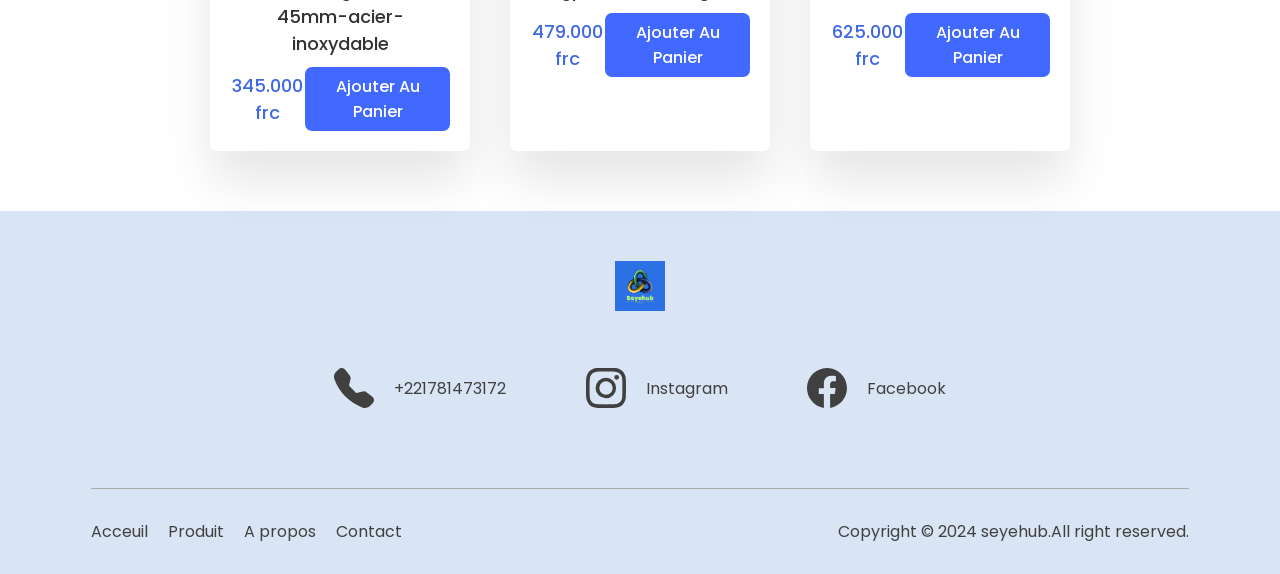
<file: produit.html>
<!DOCTYPE html>
<html lang="fr">
<head>
    <meta charset="UTF-8">
    <meta name="viewport" content="width=device-width, initial-scale=1.0">
    <title>SeyeHub-boutique</title>
    <link rel="stylesheet" href="css/style.css">
    <link rel="stylesheet" href="css/index.css">
</head>
<body>
   <nav>
    
     <div id="navbar">
        <div id="navbar-logo">
            <img src="img/mon logo.png" alt="" width="50px" height="50px">
        </div>
        <div id="navbar-links">
        <ul>
            <li>
                <a href="index.html">Acceuil</a>
            </li>
            <li> 
                <a href="produit.html">Produits</a>
            </li>
            <li>
                <a href="a-propos.html">A propos</a>
            </li>
            <li>
                <a href="contact.html">Contact</a>
            </li>
        </ul>
        <a class="blue-button nav-cta" href="produit.html">
            Achetez Maintenant
        </a>
        <li>
            <svg xmlns="http://www.w3.org/2000/svg" width="25" height="25" fill="currentColor" class="bi bi-cart4" viewBox="0 0 16 16">
                <path d="M0 2.5A.5.5 0 0 1 .5 2H2a.5.5 0 0 1 .485.379L2.89 4H14.5a.5.5 0 0 1 .485.621l-1.5 6A.5.5 0 0 1 13 11H4a.5.5 0 0 1-.485-.379L1.61 3H.5a.5.5 0 0 1-.5-.5M3.14 5l.5 2H5V5zM6 5v2h2V5zm3 0v2h2V5zm3 0v2h1.36l.5-2zm1.11 3H12v2h.61zM11 8H9v2h2zM8 8H6v2h2zM5 8H3.89l.5 2H5zm0 5a1 1 0 1 0 0 2 1 1 0 0 0 0-2m-2 1a2 2 0 1 1 4 0 2 2 0 0 1-4 0m9-1a1 1 0 1 0 0 2 1 1 0 0 0 0-2m-2 1a2 2 0 1 1 4 0 2 2 0 0 1-4 0"/>
              </svg>
            <a href="panier.html">Panier</a>
        </li>
    </div>
     </div>
   </nav>

   

   

   <div class="product-section-container" id="smartphones">
    <h1>Nos Smartphone de Classe </h1>
    <ul class="product-section-items-wrapper">
        <li class="product-item">
            <div class="product-image">
                <img src="img/samsung z flip 6.webp" alt="">
            </div>
            <div class="product-text">
                <span class="product-title">
                    Samsung Z flip 6<br>
                    couleur: Bleu    
                </span>
                <div class="product-purchase">
                    <span class="product-price">
                        650.000 frc
                    </span>
                    <button class="blue-button add-to-cart">
                       Ajouter Au Panier
                    </button>
                </div>
            </div>
        </li>
        <li class="product-item">
            <div class="product-image">
                <img src="img/honor Magic4 pro.webp" alt="">
            </div>
            <div class="product-text">
                <span class="product-title">
                    Honor Magic4 pro<br>
                    couleur: Noir
                </span>
                <div class="product-purchase">
                    <span class="product-price">
                        719.000 frc
                    </span>
                    <button class="blue-button add-to-cart">
                       Ajouter Au Panier
                    </button>
                </div>
            </div>
        </li>
        <li class="product-item">
            <div class="product-image">
                <img src="img/galaxy-s24-ultra-.jpg" alt="">
            </div>
            <div class="product-text">
                <span class="product-title">
                     Galaxy S24 Ultra<br>
                     Noir   
                </span>
                <div class="product-purchase">
                    <span class="product-price">
                        755.000 frc
                    </span>
                    <button class="blue-button add-to-cart">
                       Ajouter Au Panier
                    </button>
                </div>
            </div>
        </li>
    
    </ul>
   </div>


   <div class="product-section-container" id="appareils-photo">
    <h1>Nos Camera dernier Generation</h1>
    <ul class="product-section-items-wrapper">
        <li class="product-item">
            <div class="product-image">
                <img src="img/camera sony 4k hd NXCAM.jpg" alt="">
            </div>
            <div class="product-text">
                <span class="product-title">
                    camera sony 4k hd <br>
                    NXCAM
                </span>
                <div class="product-purchase">
                    <span class="product-price">
                        1200.000 frc
                    </span>
                    <button class="blue-button add-to-cart">
                       Ajouter Au Panier
                    </button>
                </div>
            </div>
        </li>
        <li class="product-item">
            <div class="product-image">
                <img src="img/camera HD D7200 protax.jpg" alt="">
            </div>
            <div class="product-text">
                <span class="product-title">
                    camera HD D7200 <br>
                    protax
                </span>
                <div class="product-purchase">
                    <span class="product-price">
                        619.000 frc
                    </span>
                    <button class="blue-button add-to-cart">
                       Ajouter Au Panier
                    </button>
                </div>
            </div>
        </li>
        <li class="product-item">
            <div class="product-image">
                <img src="img/camera Nikon D780.webp" alt="">
            </div>
            <div class="product-text">
                <span class="product-title">
                    camera Nikon<br>
                     D780 
                </span>
                <div class="product-purchase">
                    <span class="product-price">
                        450.000 frc
                    </span>
                    <button class="blue-button add-to-cart">
                       Ajouter Au Panier
                    </button>
                </div>
            </div>
        </li>
      </li>
    </ul>
   </div>


   <div class="product-section-container" id="produits-apple">
    <h1>Nos produits Apple</h1>
    <ul class="product-section-items-wrapper">
        <li class="product-item">
            <div class="product-image">
                <img src="img/iphone-13-pro.jpg" alt="">
            </div>
            <div class="product-text">
                <span class="product-title">
                    iphone-13-pro<br>
                    bleu-sierra    
                </span>
                <div class="product-purchase">
                    <span class="product-price">
                        380.000 frc
                    </span>
                    <button class="blue-button add-to-cart">
                       Ajouter Au Panier
                    </button>
                </div>
            </div>
        </li>
        <li class="product-item">
            <div class="product-image">
                <img src="img/iPhone-14.jpg" alt="">
            </div>
            <div class="product-text">
                <span class="product-title">
                    Iphone 14 Pus<br>
                    couleur Bleu
                </span>
                <div class="product-purchase">
                    <span class="product-price">
                        479.000 frc
                    </span>
                    <button class="blue-button add-to-cart">
                       Ajouter Au Panier
                    </button>
                </div>
            </div>
        </li>
        <li class="product-item">
            <div class="product-image">
                <img src="img/iphone-15-pro-max-512gb.jpg" alt="">
            </div>
            <div class="product-text">
                <span class="product-title">
                    Iphone 15 pro-max<br>
                     memoire: 512 GB 
                </span>
                <div class="product-purchase">
                    <span class="product-price">
                        580.000 frc
                    </span>
                    <button class="blue-button add-to-cart">
                       Ajouter Au Panier
                    </button>
                </div>
            </div>
        </li>
      </li>
    </ul>
   </div>


   <div class="product-section-container" id="ordinateurs">
    <h1>Les meilleurs Pc Gamer du marcher</h1>
    <ul class="product-section-items-wrapper">
        <li class="product-item">
            <div class="product-image">
                <img src="img/levne-herni-pc-intel-12100f-43-ghz-16gb-.jpg" alt="">
            </div>
            <div class="product-text">
                <span class="product-title">
                    levne-herni-pc-intel<br>
                    12100f-43-ghz-16gb
                       
                </span>
                <div class="product-purchase">
                    <span class="product-price">
                        900.000 frc
                    </span>
                    <button class="blue-button add-to-cart">
                       Ajouter Au Panier
                    </button>
                </div>
            </div>
        </li>
        <li class="product-item">
            <div class="product-image">
                <img src="img/pc acer.webp" alt="">
            </div>
            <div class="product-text">
                <span class="product-title">
                    pc acer intel<br>
                    32 gb de RAM
                </span>
                <div class="product-purchase">
                    <span class="product-price">
                        729.000 frc
                    </span>
                    <button class="blue-button add-to-cart">
                       Ajouter Au Panier
                    </button>
                </div>
            </div>
        </li>
        <li class="product-item">
            <div class="product-image">
                <img src="img/pc-gamer-acer-predator-po3-630.webp" alt="">
            </div>
            <div class="product-text">
                <span class="product-title">
                    pc-gamer-acer-predator<br>
                    po3-630   
                </span>
                <div class="product-purchase">
                    <span class="product-price">
                        25.000 frc
                    </span>
                    <button class="blue-button add-to-cart">
                       Ajouter Au Panier
                    </button>
                </div>
            </div>
        </li>
      </li>
    </ul>
   </div>

   <div class="product-section-container" id="montres">
    <h1>Nos Apple Watch</h1>
    <ul class="product-section-items-wrapper">
        <li class="product-item">
            <div class="product-image">
                <img src="img/apple-watch-series-8-4g-45mm-acier-inoxydable-graphite-bracelet-milanais-graphite.jpg" alt="">
            </div>
            <div class="product-text">
                <span class="product-title">
                    apple-watch-series-8-4g<br>
                    45mm-acier-inoxydable
                    
                       
                </span>
                <div class="product-purchase">
                    <span class="product-price">
                        345.000 frc
                    </span>
                    <button class="blue-button add-to-cart">
                       Ajouter Au Panier
                    </button>
                </div>
            </div>
        </li>
        <li class="product-item">
            <div class="product-image">
                <img src="img/139-apple-watch-series-9-gps-41mm-rouge.webp" alt="">
            </div>
            <div class="product-text">
                <span class="product-title">
                    apple-watch-series-9-<br>
                    gps-41mm Rouge
                    
                </span>
                <div class="product-purchase">
                    <span class="product-price">
                        479.000 frc
                    </span>
                    <button class="blue-button add-to-cart">
                       Ajouter Au Panier
                    </button>
                </div>
            </div>
        </li>
        <li class="product-item">
            <div class="product-image">
                <img src="img/Apple_watch_ultra_2_noir_1.jpg" alt="">
            </div>
            <div class="product-text">
                <span class="product-title">
                    Apple_watch_ultra_2<br>
                    Noir
                      
                </span>
                <div class="product-purchase">
                    <span class="product-price">
                        625.000 frc
                    </span>
                    <button class="blue-button add-to-cart">
                       Ajouter Au Panier
                    </button>
                </div>
            </div>
        </li>
      </li>
    </ul>
   </div>





   
    <script src="js/script.js"></script>
    <script src="js/produit.js"></script>
</body>
<footer>
    <div id="footer-top">
        <img src="img/mon logo.png" alt="seyehub logo" width="50px" height="50px">
        <div id="footer-socials-wrapper">
            <div class="footer-socials">
                <svg xmlns="http://www.w3.org/2000/svg" width="40" height="40" fill="currentColor" class="bi bi-telephone-fill" viewBox="0 0 16 16">
                    <path fill-rule="evenodd" d="M1.885.511a1.745 1.745 0 0 1 2.61.163L6.29 2.98c.329.423.445.974.315 1.494l-.547 2.19a.68.68 0 0 0 .178.643l2.457 2.457a.68.68 0 0 0 .644.178l2.189-.547a1.75 1.75 0 0 1 1.494.315l2.306 1.794c.829.645.905 1.87.163 2.611l-1.034 1.034c-.74.74-1.846 1.065-2.877.702a18.6 18.6 0 0 1-7.01-4.42 18.6 18.6 0 0 1-4.42-7.009c-.362-1.03-.037-2.137.703-2.877z"/>
                  </svg>
                <span>+221781473172</span>
            </div>
            <div class="footer-socials">
                <svg xmlns="http://www.w3.org/2000/svg" width="40" height="40" fill="currentColor" class="bi bi-instagram" viewBox="0 0 16 16">
                    <path d="M8 0C5.829 0 5.556.01 4.703.048 3.85.088 3.269.222 2.76.42a3.9 3.9 0 0 0-1.417.923A3.9 3.9 0 0 0 .42 2.76C.222 3.268.087 3.85.048 4.7.01 5.555 0 5.827 0 8.001c0 2.172.01 2.444.048 3.297.04.852.174 1.433.372 1.942.205.526.478.972.923 1.417.444.445.89.719 1.416.923.51.198 1.09.333 1.942.372C5.555 15.99 5.827 16 8 16s2.444-.01 3.298-.048c.851-.04 1.434-.174 1.943-.372a3.9 3.9 0 0 0 1.416-.923c.445-.445.718-.891.923-1.417.197-.509.332-1.09.372-1.942C15.99 10.445 16 10.173 16 8s-.01-2.445-.048-3.299c-.04-.851-.175-1.433-.372-1.941a3.9 3.9 0 0 0-.923-1.417A3.9 3.9 0 0 0 13.24.42c-.51-.198-1.092-.333-1.943-.372C10.443.01 10.172 0 7.998 0zm-.717 1.442h.718c2.136 0 2.389.007 3.232.046.78.035 1.204.166 1.486.275.373.145.64.319.92.599s.453.546.598.92c.11.281.24.705.275 1.485.039.843.047 1.096.047 3.231s-.008 2.389-.047 3.232c-.035.78-.166 1.203-.275 1.485a2.5 2.5 0 0 1-.599.919c-.28.28-.546.453-.92.598-.28.11-.704.24-1.485.276-.843.038-1.096.047-3.232.047s-2.39-.009-3.233-.047c-.78-.036-1.203-.166-1.485-.276a2.5 2.5 0 0 1-.92-.598 2.5 2.5 0 0 1-.6-.92c-.109-.281-.24-.705-.275-1.485-.038-.843-.046-1.096-.046-3.233s.008-2.388.046-3.231c.036-.78.166-1.204.276-1.486.145-.373.319-.64.599-.92s.546-.453.92-.598c.282-.11.705-.24 1.485-.276.738-.034 1.024-.044 2.515-.045zm4.988 1.328a.96.96 0 1 0 0 1.92.96.96 0 0 0 0-1.92m-4.27 1.122a4.109 4.109 0 1 0 0 8.217 4.109 4.109 0 0 0 0-8.217m0 1.441a2.667 2.667 0 1 1 0 5.334 2.667 2.667 0 0 1 0-5.334"/>
                  </svg>
                <span>Instagram</span>
            </div>
            <div class="footer-socials">
                <svg xmlns="http://www.w3.org/2000/svg" width="40" height="40" fill="currentColor" class="bi bi-facebook" viewBox="0 0 16 16">
                    <path d="M16 8.049c0-4.446-3.582-8.05-8-8.05C3.58 0-.002 3.603-.002 8.05c0 4.017 2.926 7.347 6.75 7.951v-5.625h-2.03V8.05H6.75V6.275c0-2.017 1.195-3.131 3.022-3.131.876 0 1.791.157 1.791.157v1.98h-1.009c-.993 0-1.303.621-1.303 1.258v1.51h2.218l-.354 2.326H9.25V16c3.824-.604 6.75-3.934 6.75-7.951"/>
                  </svg>
                <span>Facebook</span>
            </div>
        </div>
    </div>
    <div id="footer-bottom">
        <ul>
            <li>
                <a href="index.html">Acceuil</a>
            </li>
            <li>
                <a href="produit.html">Produit</a>
            </li>
            <li>
                <a href="a-propos.html">A propos</a>
            </li>
            <li>
                <a href="contact.html">Contact</a>
            </li>
        </ul>
        <p>
            Copyright © 2024 seyehub.All right reserved.
        </p>
    </div>
</footer>
</html>
</file>
<file: css/style.css>
@import url('https://fonts.googleapis.com/css2?family=Inter:ital,opsz,wght@0,14..32,100..900;1,14..32,100..900&family=Merriweather:ital,wght@0,300;0,400;0,700;0,900;1,300;1,400;1,700;1,900&family=Poppins:ital,wght@0,100;0,200;0,300;0,400;0,500;0,600;0,700;0,800;0,900;1,100;1,200;1,300;1,400;1,500;1,600;1,700;1,800;1,900&display=swap');

* {
    font-family: 'Poppins', sans-serif;
    margin: 0;
    padding: 0;
}

body {
    background-color: white;
}

nav {
    background-color: #fff;
    position: fixed;
    width: 100%;
    z-index: 1000;
    transition: 0.3s ease-in-out;
    box-shadow: 0 2px 12px rgba(30, 50, 90, 0.08);
}

#navbar {
    width: min(1200px, 94%);
    display: flex;
    justify-content: space-between;
    align-items: center;
    margin: 0 auto;
    padding: 12px 0;
}

#navbar-links {
    display: flex;
    align-items: center;
    gap: 28px;
}

#navbar-links ul {
    list-style: none;
    display: flex;
    align-items: center;
    gap: 28px;
}

#navbar-links li {
    margin: 0;
}

#navbar-links a {
    text-decoration: none;
    color: rgb(64, 64, 64);
    font-weight: 500;
    -webkit-font-smonthing: antialiased;
    font-size: 16px;
    transition: 0.3s ease-in-out;
    white-space: nowrap;
}

#navbar-links a:hover {
    color: rgb(65, 105, 225);
}

#navbar-links > li {
    display: flex;
    align-items: center;
    gap: 8px;
}

#navbar-links > li svg {
    flex: 0 0 auto;
}

#navbar-links .nav-cta {
    display: inline-block;
    margin: 0;
    padding: 10px 20px;
    border-radius: 7px;
    color: white;
    text-align: center;
}

#navbar-links .nav-cta:hover {
    color: white;
}

.cta-link {
    display: inline-block;
    padding: 12px 20px;
    border-radius: 8px;
    text-align: center;
    text-decoration: none;
}

.blue-button {
    background-color: rgb(65, 105, 255);
    color: white;
    border: none;
    font-size: 16px;
    font-weight: 500;
    -webkit-font-smonthing: antialiased;
    transition: 0.3s ease-in-out;
}

.blue-button:hover {
    background-color: rgb(102, 136, 240);
    transform: scale(1.05);
    transition: all 0.3s ease;
}

#home-top-container {
    background: #edf2fb;
    height: 80vh;
    padding: 20px;
    padding-top: 150px;
    padding-bottom: 70px;
    display: flex;
    justify-content: center;
}

#home-top-wrapper {
    display: flex;
    justify-content: space-between;
    flex-direction: row;
    width: 85%;
    place-items: center;
}

#home-top-text {
    width: 50%;
}

#home-top-text h1 {
    color: rgb(64, 64, 64);
    font-size: 50px;
    font-weight: 600;
}

#home-top-text p {
    font-size: 18px;
    font-weight: 400;
    margin-top: 15px;
    color: rgb(135, 135, 135);
}

#home-top-text .cta-link {
    margin-top: 30px;
    padding: 17px 45px;
    border-radius: 30px;
    font-size: 17px;
}

#home-top-image img {
    max-width: 450px;
}

#collection-container {
    background-color: #c7d5f1;
    display: flex;
    flex-direction: column;
    place-items: center;
    padding: 20px ;
}

#collection-container h1 {
    color: rgb(64, 64, 64);
    font-weight: 500;
    font-size: 50px;
    margin-top: 40px;
}

#collection-items-wrapper {
    display: flex;
    justify-content: space-around;
    width: 70%;
    padding: 50px;
}

.collection-item {
    display: flex;
    flex-direction: column;
    place-items: center;
    color: inherit;
    text-decoration: none;
    cursor: pointer;
}

.collection-item:focus-visible {
    outline: 3px solid rgb(65, 105, 225);
    outline-offset: 5px;
}

.collection-icon {
    background-color: white;
    height: 100px;
    width: 100px;
    border-radius: 50%;
    box-shadow: 0px 5px 25px rgba(0, 0, 0, 0.3);
    color: rgb(64, 64, 64);
    display: flex;
    place-items: center;
    justify-content: center;
    transition: 0.4s ease-in-out;
}

.collection-icon:hover {
    background-color: #3361bd;
    color: white;
}

.collection-name {
    margin-top: 20px;
    color: rgb(64, 64, 64);
    font-weight: 500;
}

.product-section-container {
    margin-top: 40px;
    padding: 40px;
    display: flex;
    flex-direction: column;
    place-items: center;
    scroll-margin-top: 110px;
}

.product-section-container h1 {
    color: rgb(64, 64, 64);
    font-weight: 500;
    font-size: 45px;
}

.product-section-description {
    color: rgb(120, 120, 120);
    text-align: center;
    width: 45%;
    margin-top: 5px;
}
ul.product-section-items-wrapper {
    list-style: none;
    display: flex;
    justify-content: space-around;
    flex-direction: row;
    margin-top: 60px;
    width: 75%;
}

.product-item {
    max-width: 280px;
    border-radius: 7px;
    margin: 20px;
    overflow: hidden;
    box-shadow: 0 30px 50px rgba(0, 0, 0, 0.1);
}

.product-image {
    background-color: rgb(231, 238, 252);
    height: 210px;
    display: flex;
    justify-content: center;
    place-items: center;
    padding: 30px;
}

.product-image img {
    height: 100%;
}

.product-text {
    text-align: center;
    padding: 20px;
}

.product-title {
    color: rgb(50, 50, 50);
    font-size: 18px;
    font-weight: 500;
}

.product-purchase {
    margin-top: 10px;
    width: 100%;
    display: flex;
    justify-content: space-between;
    place-items: center;
}

.product-price {
    font-size: 18px;
    color: rgb(65, 105, 225);
    font-weight: 500;
}

button.add-to-cart {
    padding: 7px 21px;
    border-radius: 7px;
    font-size: 16px;
}

.promo-container {
    width: 100%;
    margin-top: 30px;
    margin-bottom: 50px;
    display: flex;
    justify-content: center;
}

.promo-box {
    width: 68%;
    height: 450px;
    display: flex;
    flex-direction: row;
    justify-content: center;
    border-radius: 10px;
    margin: 50px;
    overflow: hidden;
}

.promo-image {
    background-color: #c7d5f1;
    display: flex;
    justify-content: center;
    place-items: center;
    padding: 40px;
    width: 100%;
}

.promo-image img {
    width: 90%;
}

.promo-content {
    padding: 60px;
    display: flex;
    flex-direction: column;
    justify-content: center;
    width: 100%;
    background-color: rgb(65, 105, 225);
}

.promo-content h1 {
    color: white;
    font-size: 22px;
    font-weight: 500;
    -webkit-font-smoothing: antialiased;
}

.promo-content h2 {
    color: white;
    font-size: 40px;
    font-weight: 600;
    -webkit-font-smoothing: antialiased;
    margin-bottom: 18px;
}

.promo-content p {
    color: white;
    font-weight: 400;
    font-size: 17px;
    margin-bottom: 30px;
    -webkit-font-smoothing: antialiased;
}

.promo-content .white-button {
    display: inline-block;
    padding: 14px 40px;
    background-color: white;
    color: rgb(65, 105, 225);
    font-size: 17px;
    font-weight: 600;
    -webkit-font-smoothing: antialiased;
    border: 0;
    border-radius: 30px;
    transition: 0.3s ease-in-out;
    text-decoration: none;
}

.promo-content .white-button:hover {
    color: white;
    background-color: rgb(15, 46, 138);
}

footer {
    background-color: #d9e5f4;
    text-align: center;
    padding: 30px;
    color: rgb(64, 64, 64);
}

#footer-top {
    padding: 20px;
    width: 60%;
    margin: auto;
}

#footer-socials-wrapper {
    padding: 40px;
    display: flex;
    justify-content: space-between;
    margin-top: 10px;
}

.footer-socials {
    display: flex;
    place-items: center;
}

.footer-socials span {
    margin-left: 20px;
    font-size: 16px;
}

#footer-bottom {
    display: flex;
    justify-content: space-between;
    width: 90%;
    margin: auto;
    border-top: 1px solid rgb(169, 169, 169);
    padding-top: 30px;
    margin-top: 20px;
}

#footer-bottom ul {
    list-style: none;
    display: flex;
}

#footer-bottom a {
    margin-right: 20px;
    text-decoration: none;
    color: rgb(64, 64, 64);
    transition: 0.3s ease-in-out;
}

#footer-bottom a:hover {
    color: rgb(65, 105, 225);
}

.form-container {
    display: flex;
    justify-content: center;
    padding: 100px 0;
}

.contact-form {
    background-color: #f4f7fd;
    padding: 30px;
    border-radius: 7px;
    box-shadow: 0 5px 15px rgba(0, 0, 0, 0.2);
    width: 50%;
    max-width: 600px;
}

.form-group {
    margin-bottom: 20px;
}

.form-group label {
    display: block;
    font-weight: 500;
    color: rgb(64, 64, 64);
}

.form-group input, .form-group textarea {
    width: 100%;
    padding: 10px;
    border: 1px solid #ddd;
    border-radius: 5px;
    margin-top: 5px;
    font-size: 16px;
}

.form-group textarea {
    resize: none;
    height: 120px;
}

.form-group button {
    background-color: rgb(65, 105, 255);
    color: white;
    border: none;
    padding: 12px 25px;
    border-radius: 7px;
    font-size: 16px;
    cursor: pointer;
    transition: 0.3s ease-in-out;
}

.form-group button:hover {
    background-color: rgb(102, 136, 240);
}

.form-note {
    color: rgb(100, 100, 100);
    font-size: 14px;
}

.form-success {
    width: min(600px, calc(100% - 32px));
    margin: 150px auto 80px;
    padding: 36px;
    border-radius: 12px;
    background: #f4f7fd;
    box-shadow: 0 5px 15px rgba(0, 0, 0, 0.12);
    text-align: center;
}

.form-success h1 {
    margin-bottom: 16px;
    color: #28364d;
}

.form-success p {
    margin-bottom: 24px;
    color: rgb(100, 100, 100);
}

#cart-container {
    width: min(900px, 92%);
    margin: 120px auto 60px;
    padding: 32px;
    background: #f7f9fd;
    border: 1px solid #e7ecf5;
    border-radius: 16px;
    box-shadow: 0 12px 36px rgba(30, 50, 90, 0.08);
}

#cart-container h1 {
    margin-bottom: 28px;
    color: #28364d;
    font-size: 30px;
}

#cart-items {
    list-style: none;
    display: grid;
    gap: 12px;
}

.cart-item {
    display: flex;
    align-items: center;
    gap: 20px;
    padding: 14px 18px;
    border: 1px solid #e7ecf5;
    border-radius: 12px;
    background: #fff;
}

.cart-item img {
    width: 84px;
    height: 84px;
    object-fit: contain;
    padding: 6px;
    border-radius: 10px;
    background: #f6f8fc;
}

.cart-item-details {
    display: flex;
    flex: 1;
    flex-direction: column;
    gap: 6px;
}

.cart-item-name {
    font-weight: 500;
    color: #28364d;
}

.cart-item-price {
    color: rgb(65, 105, 225);
    font-weight: 600;
}

.cart-remove-button {
    padding: 9px 14px;
    border: 1px solid #f0caca;
    border-radius: 8px;
    background: #fff7f7;
    color: #a83232;
    cursor: pointer;
    transition: background-color 0.2s ease, border-color 0.2s ease;
}

.cart-remove-button:hover {
    background: #ffeded;
    border-color: #e7aaaa;
}

.cart-empty {
    padding: 24px;
    color: #666;
    text-align: center;
    border: 1px dashed #cbd5e5;
    border-radius: 12px;
    background: #fff;
}

#cart-container h2 {
    display: flex;
    justify-content: space-between;
    align-items: center;
    margin: 20px 0 16px;
    padding: 18px 20px;
    border-radius: 10px;
    background: #edf2fb;
    color: #28364d;
    font-size: 20px;
}

#cart-container > .blue-button {
    padding: 12px 20px;
    border-radius: 8px;
}

@media (max-width: 760px) {
    #navbar {
        width: 100%;
        flex-wrap: wrap;
        justify-content: center;
        gap: 6px;
        padding: 8px 12px;
    }

    #navbar-links {
        width: 100%;
        justify-content: center;
        flex-wrap: wrap;
        gap: 12px;
    }

    #navbar-links ul {
        justify-content: center;
        flex-wrap: wrap;
        gap: 10px 18px;
    }

    #navbar-links > li {
        margin: 0;
    }

    #navbar-links .nav-cta {
        margin: 0;
        padding: 8px 14px;
    }

    #cart-container {
        width: 94%;
        margin-top: 170px;
        padding: 24px;
    }

    #footer-top {
        width: 100%;
    }

    #footer-socials-wrapper {
        justify-content: center;
        flex-wrap: wrap;
        gap: 20px;
        padding: 24px 0;
    }

    #footer-bottom {
        width: 100%;
        align-items: center;
        flex-direction: column;
        gap: 18px;
    }

    #footer-bottom ul {
        justify-content: center;
        flex-wrap: wrap;
        gap: 12px;
    }

    #footer-bottom a {
        margin-right: 0;
    }
}

@media (max-width: 480px) {
    footer {
        padding: 20px 14px;
    }

    #navbar-links {
        gap: 8px;
    }

    #navbar-links a {
        font-size: 14px;
    }

    #navbar-links .nav-cta {
        padding: 7px 10px;
        font-size: 14px;
    }

    #cart-container {
        width: calc(100% - 24px);
        margin-top: 170px;
        padding: 18px 14px;
        border-radius: 12px;
    }

    #cart-container h1 {
        margin-bottom: 20px;
        font-size: 24px;
    }

    .cart-item {
        flex-wrap: wrap;
        gap: 10px 12px;
        padding: 12px;
    }

    .cart-item img {
        width: 60px;
        height: 60px;
    }

    .cart-item-details {
        min-width: 0;
    }

    .cart-remove-button {
        margin-left: 72px;
        padding: 7px 10px;
    }

    #cart-container h2 {
        gap: 10px;
        padding: 14px;
        font-size: 17px;
    }

    #footer-socials-wrapper {
        flex-direction: column;
        align-items: center;
    }

    #footer-bottom ul {
        gap: 10px;
    }

    #footer-bottom p {
        font-size: 13px;
    }
}

@media (max-width: 320px) {
    #cart-container {
        margin-top: 240px;
    }
}

img,
video {
    max-width: 100%;
}

@media (max-width: 1024px) {
    #home-top-container {
        height: auto;
        min-height: 70vh;
    }

    #home-top-wrapper {
        width: min(100%, 900px);
        gap: 32px;
    }

    #home-top-text h1 {
        font-size: clamp(32px, 4.5vw, 44px);
    }

    #home-top-image {
        min-width: 0;
    }

    #home-top-image img,
    #home-top-image video {
        width: 100%;
        height: auto;
    }

    #collection-items-wrapper {
        width: 100%;
        display: grid;
        grid-template-columns: repeat(5, minmax(0, 1fr));
        gap: 24px;
        padding: 40px 16px;
    }

    .product-section-description {
        width: min(100%, 700px);
    }

    ul.product-section-items-wrapper {
        width: min(100%, 900px);
        flex-wrap: wrap;
        justify-content: center;
        gap: 24px;
    }

    .product-item {
        flex: 1 1 250px;
        max-width: 320px;
        margin: 0;
    }

    .promo-box {
        width: calc(100% - 48px);
        height: auto;
        margin: 24px;
    }

    .promo-content {
        padding: 40px;
    }

    #footer-top {
        width: min(100%, 800px);
    }
}

@media (max-width: 760px) {
    #navbar {
        justify-content: space-between;
    }

    #navbar-links {
        column-gap: 14px;
        row-gap: 10px;
    }

    #home-top-container {
        min-height: 0;
        padding: 36px 20px 48px;
    }

    body > #home-top-container:first-of-type {
        padding-top: 180px;
    }

    #home-top-wrapper {
        flex-direction: column;
        align-items: stretch;
        width: 100%;
        gap: 24px;
    }

    #home-top-text {
        width: 100%;
    }

    #home-top-text h1 {
        font-size: clamp(30px, 7vw, 42px);
    }

    #home-top-text p {
        font-size: 16px;
    }

    #home-top-text .cta-link {
        margin-top: 20px;
        padding: 14px 28px;
    }

    #home-top-image {
        text-align: center;
    }

    #home-top-image img,
    #home-top-image video {
        max-width: 100%;
        max-height: 360px;
        object-fit: contain;
    }

    #collection-container {
        padding: 24px 16px;
    }

    #collection-container h1 {
        margin-top: 16px;
        font-size: 36px;
        text-align: center;
    }

    #collection-items-wrapper {
        grid-template-columns: repeat(3, minmax(0, 1fr));
        gap: 24px 12px;
        padding: 32px 0 16px;
    }

    .collection-icon {
        width: 84px;
        height: 84px;
    }

    .collection-icon svg {
        width: 40px;
        height: 40px;
    }

    .collection-name {
        margin-top: 12px;
        text-align: center;
    }

    .product-section-container {
        margin-top: 20px;
        padding: 32px 16px;
    }

    body > .product-section-container:first-of-type {
        margin-top: 170px;
    }

    .product-section-container h1 {
        font-size: clamp(28px, 6vw, 38px);
        text-align: center;
    }

    .product-section-description {
        text-align: center;
    }

    ul.product-section-items-wrapper {
        margin-top: 32px;
        gap: 20px;
    }

    .product-item {
        flex-basis: 220px;
    }

    .promo-box {
        flex-direction: column;
        width: calc(100% - 32px);
        margin: 16px;
    }

    .promo-image {
        min-height: 220px;
        padding: 24px;
    }

    .promo-image img {
        max-height: 280px;
        object-fit: contain;
    }

    .promo-content {
        padding: 32px 24px;
    }

    .promo-content h2 {
        font-size: clamp(28px, 7vw, 36px);
    }

    .promo-content p {
        font-size: 16px;
    }

    .form-container {
        padding: 150px 16px 64px;
    }

    .contact-form {
        width: min(100%, 600px);
        padding: 24px;
    }

    .form-success {
        margin-top: 150px;
        padding: 28px 20px;
    }

    #cart-container {
        margin-top: 190px;
    }

    .footer-socials {
        gap: 8px;
    }

    .footer-socials svg {
        width: 30px;
        height: 30px;
        flex: 0 0 auto;
    }

    .footer-socials span {
        margin-left: 4px;
    }
}

@media (max-width: 480px) {
    #navbar {
        padding: 8px 10px;
    }

    #navbar-links {
        gap: 8px;
    }

    #navbar-links ul {
        gap: 8px 14px;
    }

    #home-top-container {
        padding: 28px 16px 36px;
    }

    body > #home-top-container:first-of-type {
        padding-top: 185px;
    }

    #home-top-text h1 {
        font-size: 30px;
    }

    #collection-items-wrapper {
        grid-template-columns: repeat(2, minmax(0, 1fr));
    }

    .product-section-container {
        padding: 28px 12px;
    }

    ul.product-section-items-wrapper {
        width: 100%;
    }

    .product-item {
        flex: 1 1 100%;
        max-width: 360px;
    }

    .product-purchase {
        gap: 12px;
    }

    .product-price,
    button.add-to-cart {
        font-size: 14px;
    }

    button.add-to-cart {
        padding: 8px 12px;
    }

    .promo-container {
        margin-top: 16px;
        margin-bottom: 32px;
    }

    .promo-box {
        width: calc(100% - 24px);
        margin: 12px;
    }

    .promo-content {
        padding: 28px 20px;
    }

    .promo-content .white-button {
        padding: 12px 24px;
    }

    .form-container {
        padding: 150px 12px 48px;
    }

    .contact-form {
        padding: 20px 16px;
    }

    .form-group button {
        max-width: 100%;
    }

    #cart-container {
        margin-top: 190px;
    }

    #footer-socials-wrapper {
        gap: 16px;
    }

    .footer-socials span {
        font-size: 14px;
    }

    #footer-bottom ul {
        gap: 8px 14px;
    }
}

@media (max-width: 360px) {
    #navbar-links a {
        font-size: 13px;
    }

    body > #home-top-container:first-of-type {
        padding-top: 230px;
    }

    body > .product-section-container:first-of-type {
        margin-top: 230px;
    }

    .form-container {
        padding-top: 230px;
    }

    #navbar-links .nav-cta {
        padding: 7px 8px;
        font-size: 13px;
    }

    #home-top-text h1 {
        font-size: 27px;
    }

    .product-purchase {
        align-items: stretch;
        flex-direction: column;
    }

    button.add-to-cart {
        width: 100%;
    }
}
</file>
<file: css/index.css>
/* Transition pour les animations */
* {
    box-sizing: border-box;
}

body {
    font-family: Arial, sans-serif;
    transition: all 0.3s ease-in-out;
}

nav {
    position: fixed;
    top: 0;
    left: 0;
    width: 100%;
    background: white;
    z-index: 1000;
    transition: background-color 0.3s ease, box-shadow 0.3s ease;
}

#navbar.scrolled {
    background-color: #f4f4f4;
    box-shadow: 0 4px 10px rgba(0, 0, 0, 0.1);
}

/* Animations de scroll */
.collection-item, .product-item, .promo-box {
    opacity: 0;
    transform: translateY(30px);
    transition: all 0.8s ease-in-out;
}

.collection-item.visible, 
.product-item.visible, 
.promo-box.visible {
    opacity: 1;
    transform: translateY(0);
}

/* Animation des boutons */
.blue-button, .white-button {
    position: relative;
    overflow: hidden;
    border: none;
    outline: none;
    cursor: pointer;
    transition: all 0.3s ease;
}

.blue-button.clicked,
.white-button.clicked {
    transform: scale(0.95);
}

/* Transition au hover */
.blue-button:hover, .white-button:hover {
    box-shadow: 0 4px 12px rgba(0, 0, 0, 0.2);
}
</file>
